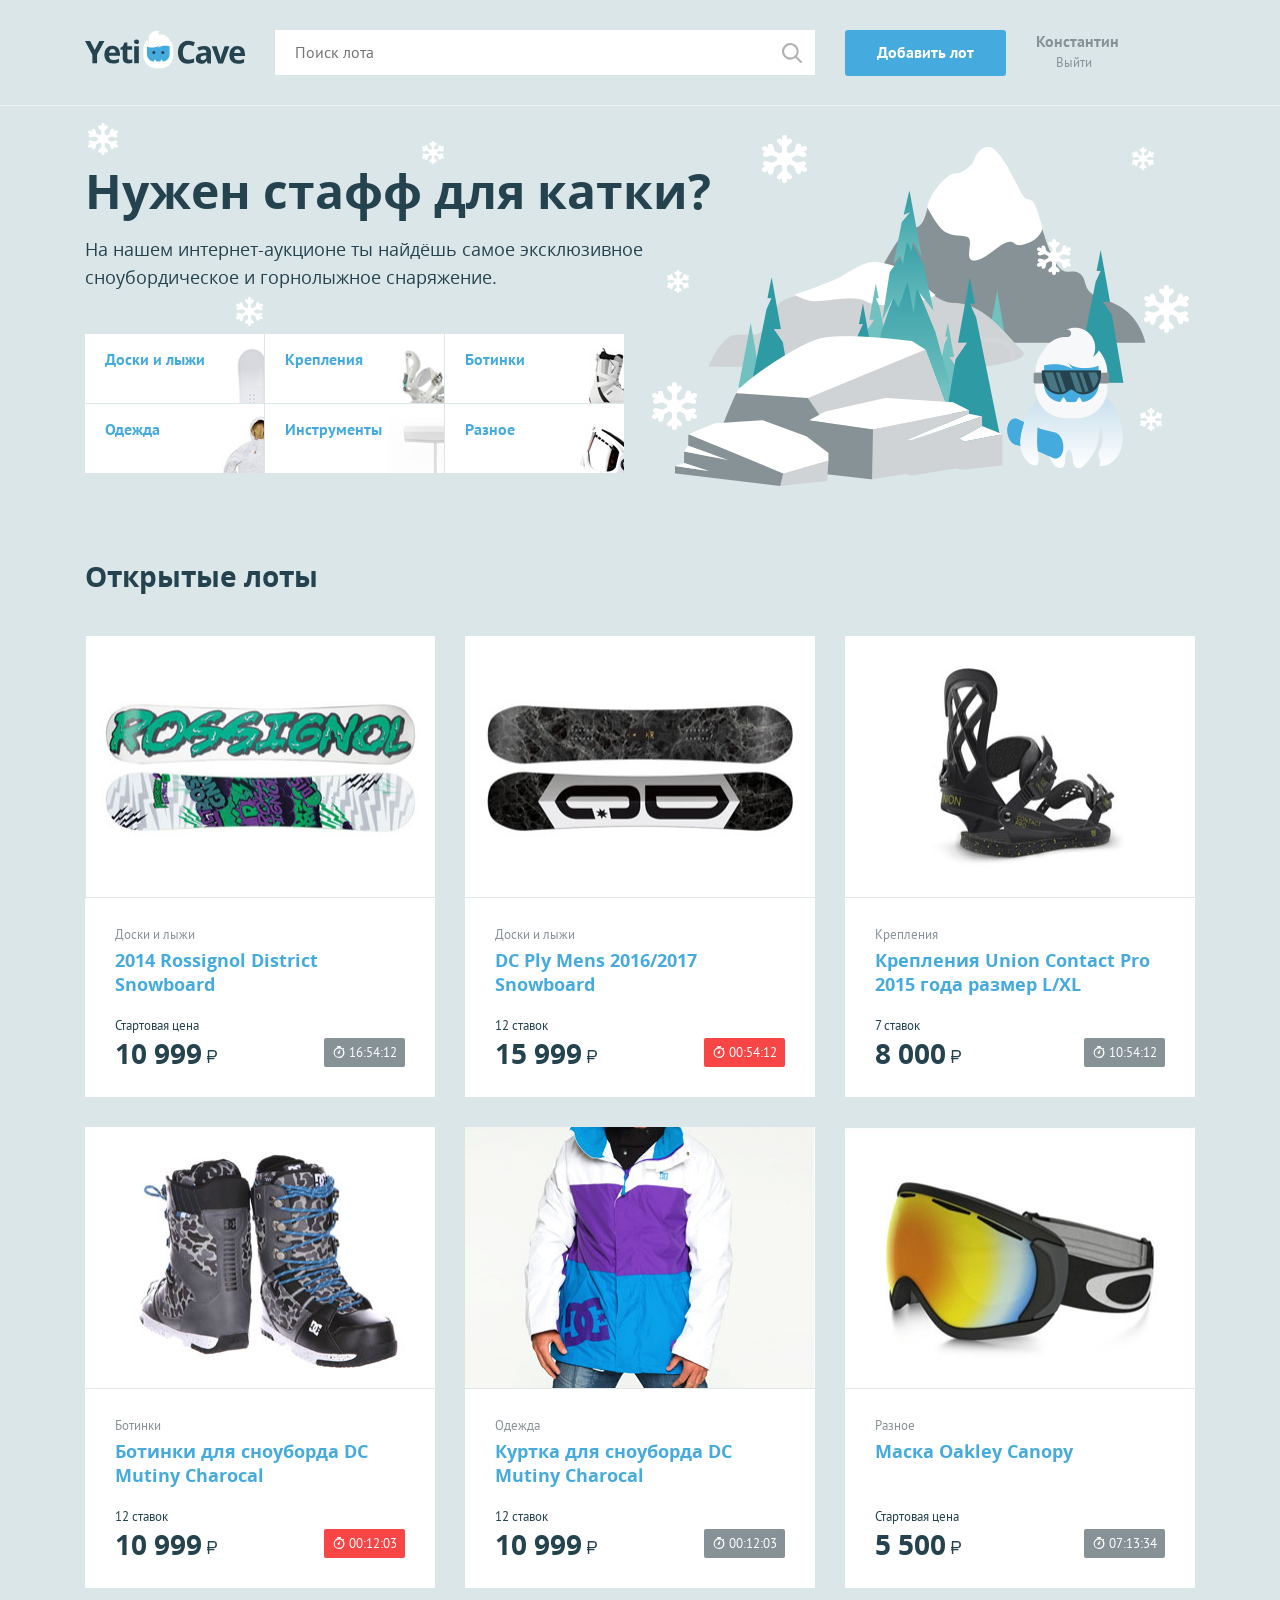
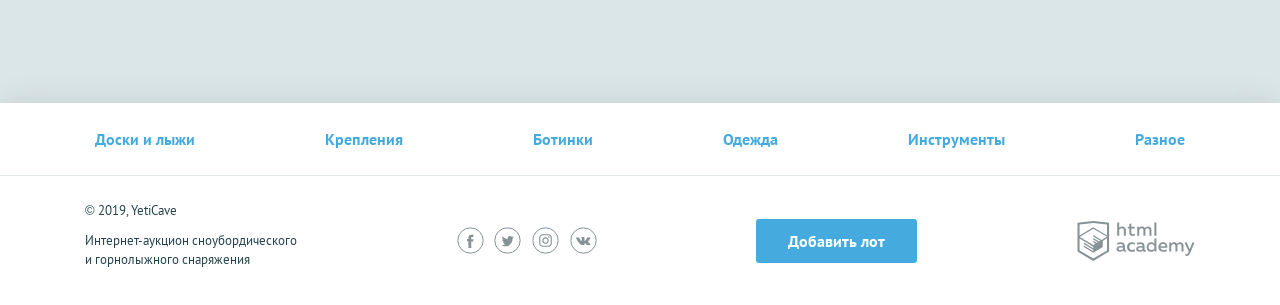
<file: pages/index.html>
<!DOCTYPE html>
<html lang="ru">
<head>
  <meta charset="UTF-8">
  <title>Главная</title>
  <link href="../css/normalize.min.css" rel="stylesheet">
  <link href="../css/style.css" rel="stylesheet">
</head>
<body>

<div class="page-wrapper">

  <header class="main-header">
    <div class="main-header__container container">
      <h1 class="visually-hidden">YetiCave</h1>
      <a class="main-header__logo">
        <img src="../img/logo.svg" width="160" height="39" alt="Логотип компании YetiCave">
      </a>
      <form class="main-header__search" method="get" action="https://echo.htmlacademy.ru" autocomplete="off">
        <input type="search" name="search" placeholder="Поиск лота">
        <input class="main-header__search-btn" type="submit" name="find" value="Найти">
      </form>
      <a class="main-header__add-lot button" href="add-lot.html">Добавить лот</a>
      <nav class="user-menu">
        <div class="user-menu__logged">
          <p>Константин</p>
          <a href="login.html">Выйти</a>
        </div>
      </nav>
    </div>
  </header>

  <main class="container">
    <section class="promo">
      <h2 class="promo__title">Нужен стафф для катки?</h2>
      <p class="promo__text">На нашем интернет-аукционе ты найдёшь самое эксклюзивное сноубордическое и горнолыжное снаряжение.</p>
      <ul class="promo__list">
        <li class="promo__item promo__item--boards">
          <a class="promo__link" href="all-lots.html">Доски и лыжи</a>
        </li>
        <li class="promo__item promo__item--attachment">
          <a class="promo__link" href="all-lots.html">Крепления</a>
        </li>
        <li class="promo__item promo__item--boots">
          <a class="promo__link" href="all-lots.html">Ботинки</a>
        </li>
        <li class="promo__item promo__item--clothing">
          <a class="promo__link" href="all-lots.html">Одежда</a>
        </li>
        <li class="promo__item promo__item--tools">
          <a class="promo__link" href="all-lots.html">Инструменты</a>
        </li>
        <li class="promo__item promo__item--other">
          <a class="promo__link" href="all-lots.html">Разное</a>
        </li>
      </ul>
    </section>
    <section class="lots">
      <div class="lots__header">
        <h2>Открытые лоты</h2>
      </div>
      <ul class="lots__list">
        <li class="lots__item lot">
          <div class="lot__image">
            <img src="../img/lot-1.jpg" width="350" height="260" alt="Сноуборд">
          </div>
          <div class="lot__info">
            <span class="lot__category">Доски и лыжи</span>
            <h3 class="lot__title"><a class="text-link" href="lot.html">2014 Rossignol District Snowboard</a></h3>
            <div class="lot__state">
              <div class="lot__rate">
                <span class="lot__amount">Стартовая цена</span>
                <span class="lot__cost">10 999<b class="rub">р</b></span>
              </div>
              <div class="lot__timer timer">
                16:54:12
              </div>
            </div>
          </div>
        </li>
        <li class="lots__item lot">
          <div class="lot__image">
            <img src="../img/lot-2.jpg" width="350" height="260" alt="Сноуборд">
          </div>
          <div class="lot__info">
            <span class="lot__category">Доски и лыжи</span>
            <h3 class="lot__title"><a class="text-link" href="lot.html">DC Ply Mens 2016/2017 Snowboard</a></h3>
            <div class="lot__state">
              <div class="lot__rate">
                <span class="lot__amount">12 ставок</span>
                <span class="lot__cost">15 999<b class="rub">р</b></span>
              </div>
              <div class="lot__timer timer timer--finishing">
                00:54:12
              </div>
            </div>
          </div>
        </li>
        <li class="lots__item lot">
          <div class="lot__image">
            <img src="../img/lot-3.jpg" width="350" height="260" alt="Крепления">
          </div>
          <div class="lot__info">
            <span class="lot__category">Крепления</span>
            <h3 class="lot__title"><a class="text-link" href="lot.html">Крепления Union Contact Pro 2015 года размер L/XL</a></h3>
            <div class="lot__state">
              <div class="lot__rate">
                <span class="lot__amount">7 ставок</span>
                <span class="lot__cost">8 000<b class="rub">р</b></span>
              </div>
              <div class="lot__timer timer">
                10:54:12
              </div>
            </div>
          </div>
        </li>
        <li class="lots__item lot">
          <div class="lot__image">
            <img src="../img/lot-4.jpg" width="350" height="260" alt="Ботинки">
          </div>
          <div class="lot__info">
            <span class="lot__category">Ботинки</span>
            <h3 class="lot__title"><a class="text-link" href="lot.html">Ботинки для сноуборда DC Mutiny Charocal</a></h3>
            <div class="lot__state">
              <div class="lot__rate">
                <span class="lot__amount">12 ставок</span>
                <span class="lot__cost">10 999<b class="rub">р</b></span>
              </div>
              <div class="lot__timer timer timer--finishing">
                00:12:03
              </div>
            </div>
          </div>
        </li>
        <li class="lots__item lot">
          <div class="lot__image">
            <img src="../img/lot-5.jpg" width="350" height="260" alt="Куртка">
          </div>
          <div class="lot__info">
            <span class="lot__category">Одежда</span>
            <h3 class="lot__title"><a class="text-link" href="lot.html">Куртка для сноуборда DC Mutiny Charocal</a></h3>
            <div class="lot__state">
              <div class="lot__rate">
                <span class="lot__amount">12 ставок</span>
                <span class="lot__cost">10 999<b class="rub">р</b></span>
              </div>
              <div class="lot__timer timer">
                00:12:03
              </div>
            </div>
          </div>
        </li>
        <li class="lots__item lot">
          <div class="lot__image">
            <img src="../img/lot-6.jpg" width="350" height="260" alt="Маска">
          </div>
          <div class="lot__info">
            <span class="lot__category">Разное</span>
            <h3 class="lot__title"><a class="text-link" href="lot.html">Маска Oakley Canopy</a></h3>
            <div class="lot__state">
              <div class="lot__rate">
                <span class="lot__amount">Стартовая цена</span>
                <span class="lot__cost">5 500<b class="rub">р</b></span>
              </div>
              <div class="lot__timer timer">
                07:13:34
              </div>
            </div>
          </div>
        </li>
      </ul>
    </section>
  </main>

</div>

<footer class="main-footer">
  <nav class="nav">
    <ul class="nav__list container">
      <li class="nav__item">
        <a href="all-lots.html">Доски и лыжи</a>
      </li>
      <li class="nav__item">
        <a href="all-lots.html">Крепления</a>
      </li>
      <li class="nav__item">
        <a href="all-lots.html">Ботинки</a>
      </li>
      <li class="nav__item">
        <a href="all-lots.html">Одежда</a>
      </li>
      <li class="nav__item">
        <a href="all-lots.html">Инструменты</a>
      </li>
      <li class="nav__item">
        <a href="all-lots.html">Разное</a>
      </li>
    </ul>
  </nav>
  <div class="main-footer__bottom container">
    <div class="main-footer__copyright">
      <p>© 2019, YetiCave</p>
      <p>Интернет-аукцион сноубордического и горнолыжного снаряжения</p>
    </div>
    <div class="main-footer__social social">
      <span class="visually-hidden">Мы в соцсетях:</span>
      <a class="social__link social__link--facebook" href="#">
        <span class="visually-hidden">Facebook</span>
        <svg width="27" height="27" viewBox="0 0 27 27" xmlns="http://www.w3.org/2000/svg"><circle stroke="#879296" fill="none" cx="13.5" cy="13.5" r="12.667"/><path fill="#879296" d="M14.26 20.983h-2.816v-6.626H10.04v-2.28h1.404v-1.364c0-1.862.79-2.922 3.04-2.922h1.87v2.28h-1.17c-.876 0-.972.322-.972.916v1.14h2.212l-.245 2.28h-1.92v6.625z"/></svg>
      </a>
      <span class="visually-hidden">,</span>
      <a class="social__link social__link--twitter" href="#">
        <span class="visually-hidden">Twitter</span>
        <svg width="27" height="27" viewBox="0 0 27 27" xmlns="http://www.w3.org/2000/svg"><circle stroke="#879296" fill="none" cx="13.5" cy="13.5" r="12.687"/><path fill="#879296" d="M18.38 10.572c.525-.336.913-.848 1.092-1.445-.485.305-1.02.52-1.58.635-.458-.525-1.12-.827-1.816-.83-1.388.063-2.473 1.226-2.44 2.615-.002.2.02.4.06.596-2.017-.144-3.87-1.16-5.076-2.78-.22.403-.335.856-.332 1.315-.01.865.403 1.68 1.104 2.188-.397-.016-.782-.13-1.123-.333-.03 1.207.78 2.272 1.95 2.567-.21.06-.43.09-.653.088-.155.015-.313.015-.47 0 .3 1.045 1.238 1.777 2.324 1.815-.864.724-1.956 1.12-3.083 1.122-.198.013-.397.013-.595 0 1.12.767 2.447 1.18 3.805 1.182 4.57 0 7.066-3.992 7.066-7.456v-.34c.49-.375.912-.835 1.24-1.357-.465.218-.963.36-1.473.42z"/></svg>
      </a>
      <span class="visually-hidden">,</span>
      <a class="social__link social__link--instagram" href="#">
        <span class="visually-hidden">Instagram</span>
        <svg width="27" height="27" viewBox="0 0 27 27" xmlns="http://www.w3.org/2000/svg"><circle stroke="#879296" fill="none" cx="13.5" cy="13.5" r="12.687"/><path fill="#879296" d="M13.5 8.3h2.567c.403.002.803.075 1.18.213.552.213.988.65 1.2 1.2.14.38.213.778.216 1.18v5.136c-.003.403-.076.803-.215 1.18-.213.552-.65.988-1.2 1.2-.378.14-.778.213-1.18.216h-5.135c-.403-.003-.802-.076-1.18-.215-.552-.214-.988-.65-1.2-1.2-.14-.38-.212-.78-.215-1.182V13.46v-2.566c.003-.403.076-.802.214-1.18.213-.552.65-.988 1.2-1.2.38-.14.778-.212 1.18-.215H13.5m0-1.143h-2.616c-.526.01-1.048.108-1.54.292-.853.33-1.527 1-1.856 1.854-.184.493-.283 1.014-.292 1.542v5.232c.01.526.108 1.048.292 1.54.33.853 1.003 1.527 1.855 1.856.493.184 1.015.283 1.54.293H16.117c.527-.01 1.048-.11 1.54-.293.854-.33 1.527-1.003 1.856-1.855.184-.493.283-1.015.293-1.54V13.46v-2.614c-.01-.528-.11-1.05-.293-1.542-.33-.853-1.002-1.525-1.855-1.855-.493-.185-1.014-.283-1.54-.293-.665.01-.89 0-2.617 0zm0 3.093c-2.51.007-4.07 2.73-2.808 4.898 1.26 2.17 4.398 2.16 5.645-.017.285-.495.434-1.058.433-1.63-.006-1.8-1.47-3.256-3.27-3.25zm0 5.378c-1.63-.007-2.64-1.777-1.82-3.185.823-1.41 2.86-1.4 3.67.017.18.316.276.675.278 1.04.006 1.177-.95 2.133-2.128 2.128zm4.118-5.524c0 .58-.626.94-1.127.65-.5-.29-.5-1.012 0-1.3.116-.067.245-.102.378-.102.418-.005.76.333.76.752z"/></svg>
      </a>
      <span class="visually-hidden">,</span>
      <a class="social__link social__link--vkontakte" href="#">
        <span class="visually-hidden">Вконтакте</span>
        <svg width="27" height="27" viewBox="0 0 27 27" xmlns="http://www.w3.org/2000/svg"><circle stroke="#879296" fill="none" cx="13.5" cy="13.5" r="12.666"/><path fill="#879296" d="M13.92 18.07c.142-.016.278-.074.39-.166.077-.107.118-.237.116-.37 0 0 0-1.13.516-1.296.517-.165 1.208 1.09 1.95 1.58.276.213.624.314.973.28h1.95s.973-.057.525-.837c-.38-.62-.865-1.17-1.432-1.626-1.208-1.1-1.043-.916.41-2.816.886-1.16 1.236-1.86 1.13-2.163-.108-.302-.76-.214-.76-.214h-2.164c-.092-.026-.19-.026-.282 0-.083.058-.15.135-.195.225-.224.57-.49 1.125-.8 1.656-.973 1.61-1.344 1.697-1.51 1.59-.37-.234-.272-.975-.272-1.433 0-1.56.243-2.202-.468-2.377-.32-.075-.647-.108-.974-.098-.604-.052-1.213.01-1.793.186-.243.116-.438.38-.32.4.245.018.474.13.642.31.152.303.225.638.214.975 0 0 .127 1.832-.302 2.056-.43.223-.692-.167-1.55-1.618-.29-.506-.547-1.03-.77-1.57-.038-.09-.098-.17-.174-.233-.1-.065-.214-.108-.332-.128H6.485s-.312 0-.42.137c-.106.135 0 .36 0 .36.87 2 2.022 3.868 3.42 5.543.923.996 2.21 1.573 3.567 1.598z"/></svg>
      </a>
    </div>
    <a class="main-footer__add-lot button" href="add-lot.html">Добавить лот</a>
    <div class="main-footer__developed-by">
      <span class="visually-hidden">Разработано:</span>
      <a class="logo-academy" href="https://htmlacademy.ru/intensive/php">
        <span class="visually-hidden">HTML Academy</span>
        <svg width="118" height="40" xmlns="http://www.w3.org/2000/svg" viewBox="0 0 117.01 40">
          <path fill="#879296"
                d="M280.33,109.39a2.14,2.14,0,0,1-.6.11.59.59,0,0,1-.66-.66v-3.24c0-2.73-1.62-4-4.18-4a11.08,11.08,0,0,0-3.47.6v1.85a8.05,8.05,0,0,1,3.26-.7c1.54,0,2.37.79,2.37,1.92v.32a12,12,0,0,0-2.36-.26c-1.88,0-4,.72-4,3,0,1.87,1.53,2.77,3.17,2.77a5.25,5.25,0,0,0,3.41-1.17,1.81,1.81,0,0,0,1.81,1.06,3.52,3.52,0,0,0,1.28-.23v-1.45Zm-3.28-.85a3.68,3.68,0,0,1-2.62,1.07c-.9,0-1.7-.45-1.7-1.34,0-1.13,1.21-1.49,2.36-1.49a10.56,10.56,0,0,1,2,.23v1.53Zm9,2.64a6.81,6.81,0,0,0,3-.62V108.7a5.44,5.44,0,0,1-2.64.7,3,3,0,1,1,0-6,4.42,4.42,0,0,1,2.51.75v-1.85a5.47,5.47,0,0,0-2.79-.7,4.69,4.69,0,0,0-5,4.84,4.57,4.57,0,0,0,4.88,4.69Zm8.29-5.8c-1.88,0-4,.72-4,3,0,1.87,1.53,2.77,3.17,2.77a5.25,5.25,0,0,0,3.41-1.17,1.81,1.81,0,0,0,1.81,1.05,3.54,3.54,0,0,0,1.28-.23v-1.45a2.13,2.13,0,0,1-.6.11.59.59,0,0,1-.66-.66v-3.24c0-2.73-1.62-4-4.18-4a11.08,11.08,0,0,0-3.47.6v1.85a8.05,8.05,0,0,1,3.26-.7c1.55,0,2.37.79,2.37,1.92v.32a12,12,0,0,0-2.36-.26Zm2.36,3.17a3.68,3.68,0,0,1-2.62,1.07c-.9,0-1.7-.45-1.7-1.34,0-1.13,1.21-1.49,2.36-1.49a10.56,10.56,0,0,1,2,.23v1.53Zm4.11-2.13a4.49,4.49,0,0,0,4.48,4.77,4.21,4.21,0,0,0,3.47-1.68v1.43h1.81V97.75h-2v5.31a4.19,4.19,0,0,0-3.26-1.41,4.49,4.49,0,0,0-4.48,4.77Zm7.73-1.11v2.2a3.15,3.15,0,0,1-2.88,1.9,3,3,0,0,1,0-6,3.16,3.16,0,0,1,2.88,1.88Zm9.12,5.88a7.75,7.75,0,0,0,3.24-.62v-1.73a6.62,6.62,0,0,1-2.86.64c-1.66,0-3.24-.68-3.47-2.3h6.8c.58-2.62-.66-5.52-4.26-5.52a4.53,4.53,0,0,0-4.58,4.77c0,3.18,2.36,4.77,5.13,4.77Zm-.45-7.86a2.13,2.13,0,0,1,2.36,2.34h-5a2.47,2.47,0,0,1,2.66-2.34Zm18.43,2v5.6h2v-5.65a3.32,3.32,0,0,0-3.43-3.64A4.48,4.48,0,0,0,331,103.1a3.09,3.09,0,0,0-2.83-1.45,4.13,4.13,0,0,0-3,1.38v-1.13h-1.79v9h2v-6.11a3.21,3.21,0,0,1,2.39-1.39,1.72,1.72,0,0,1,1.79,1.9v5.6h2v-5.65c0-.21,0-.41,0-.62a3,3,0,0,1,2.24-1.22,1.72,1.72,0,0,1,1.79,1.9Zm13-3.45h-2.11l-2.69,6.82-3.05-6.82h-2.15l4.3,9.12-.19.45c-.53,1.41-1.26,2.11-2.24,2.11a3.13,3.13,0,0,1-.92-.13v1.71a5.12,5.12,0,0,0,1.19.15c1.38,0,2.66-.79,3.64-3.15l4.24-10.27ZM273.33,89.11a3.18,3.18,0,0,1,2.53-1.51A2,2,0,0,1,278,89.77V95.1h2v-5.6a3.52,3.52,0,0,0-3.73-3.69,4.12,4.12,0,0,0-2.92,1.24V81.91h-2V95.1h2v-6Zm10.18,3.24c0,2.11,1.36,3,3.11,3a7.39,7.39,0,0,0,2.43-.4V93.2a4.87,4.87,0,0,1-1.83.36c-1.17,0-1.72-.4-1.72-1.58V87.83h3.28V86.06h-3.28V82.84l-2,.49v2.73h-1.62v1.77h1.62v4.52ZM293.38,89a3.21,3.21,0,0,1,2.39-1.39,1.72,1.72,0,0,1,1.79,1.9v5.6h2V89.45c0-.21,0-.41,0-.62a3,3,0,0,1,2.24-1.22,1.72,1.72,0,0,1,1.79,1.9v5.6h2V89.45a3.32,3.32,0,0,0-3.43-3.64A4.47,4.47,0,0,0,299,87.26a3.09,3.09,0,0,0-2.83-1.45,4.13,4.13,0,0,0-3,1.38V86.06h-1.79v9h2V89Zm15.16-7.09h2V95.1h-2Zm-61.11-1.57L231.64,82v28.95l15.79,9.4,15.79-9.4V82L247.6,80.35l-.17,0Zm13.73,29.43-13.73,8.17-13.73-8.17V97.9L247.37,106l0,1.47L238,101.93v1.43l9.41,5.66,0,1.51-9.41-5.6v1.43l9.41,5.66,9.5-5.69V104.9h0v-4.67l4.23-2.53v12.06Zm0-13.6-3.76,2.21-1.73,1-8.27-4.92v1.43l7.07,4.2-.06,0-.15.09-1,.59-5.83-3.47v1.43l4.61,2.74-1.09.73,0,0-3.48-2v1.43l2.28,1.34-2.33,1.4-13.6-8.08,13.62-8.19h0l13.79,8Zm0-1.44-13.8-8.14h0l-13.65,8.13V83.85l13.73-1.44,13.73,1.44V94.72Z"
                transform="translate(-231.64 -80.34)"/>
        </svg>
      </a>
    </div>
  </div>
</footer>

</body>
</html>
</file>
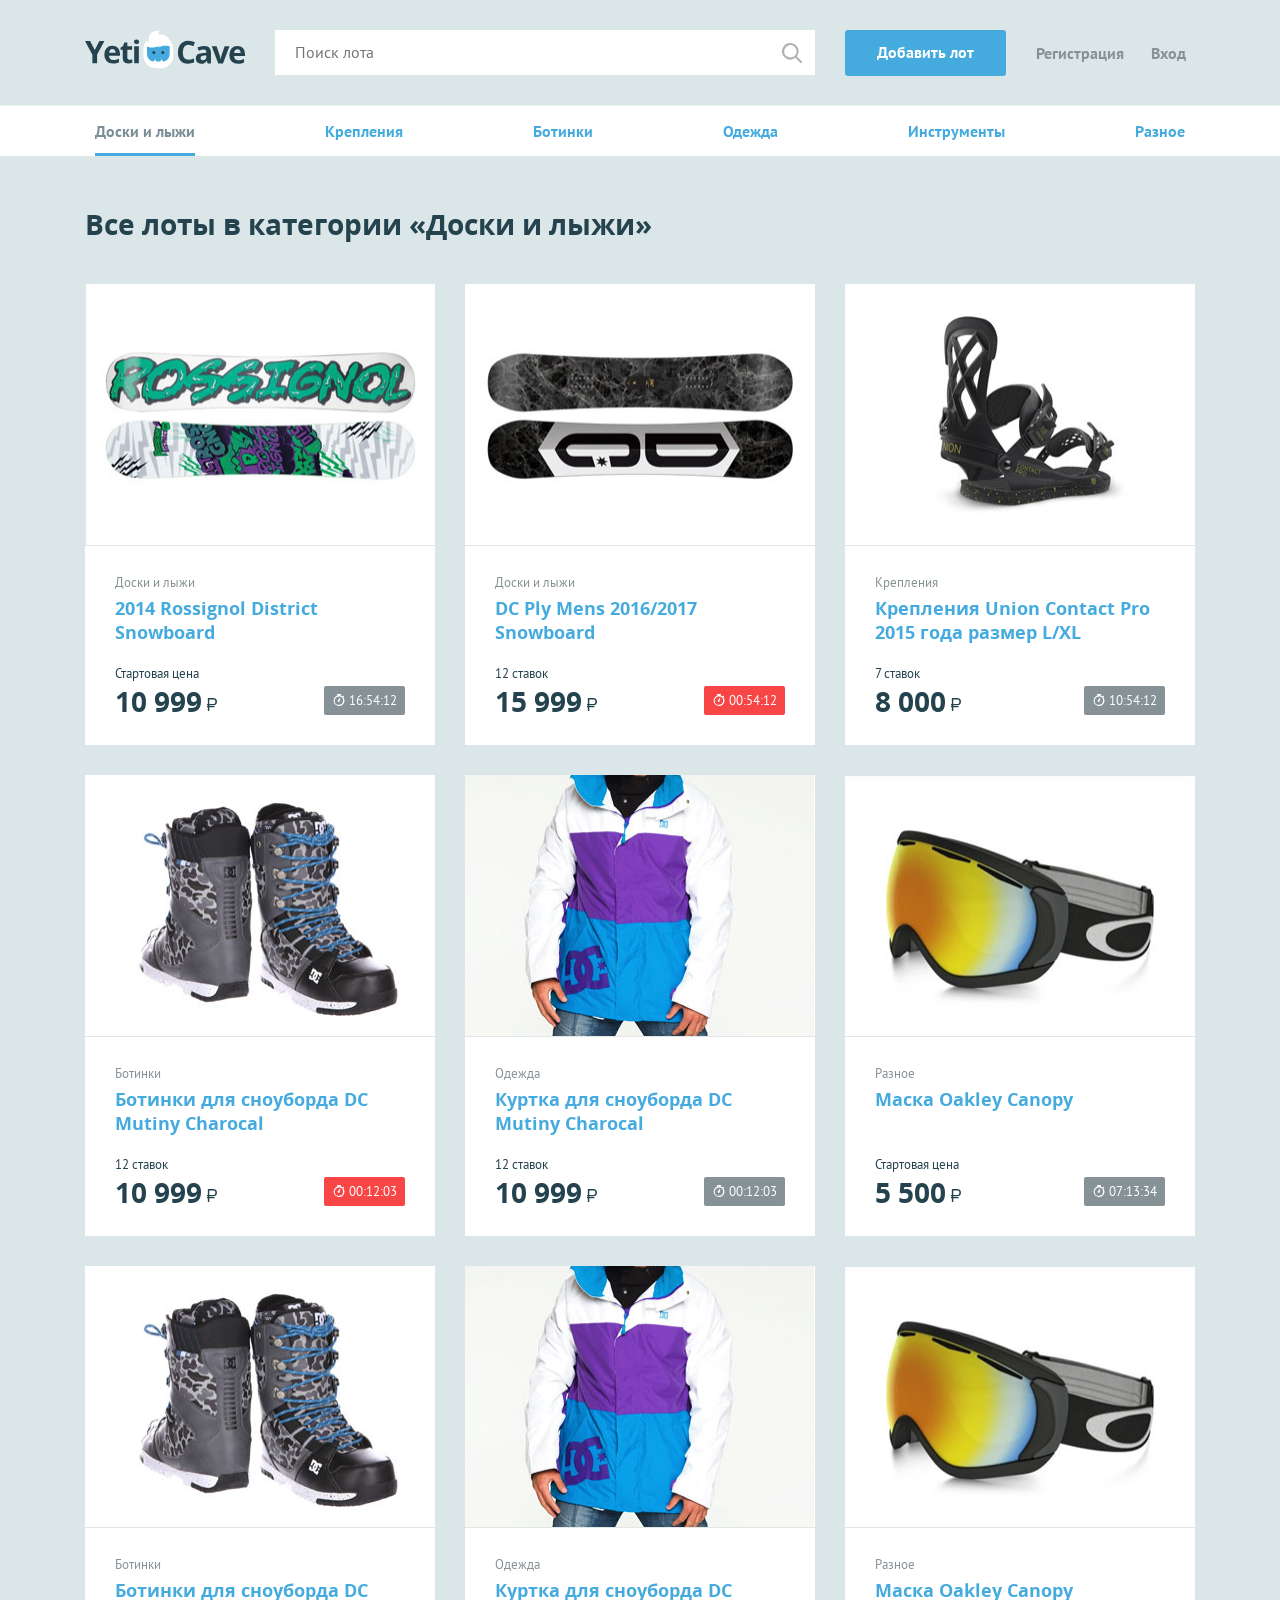
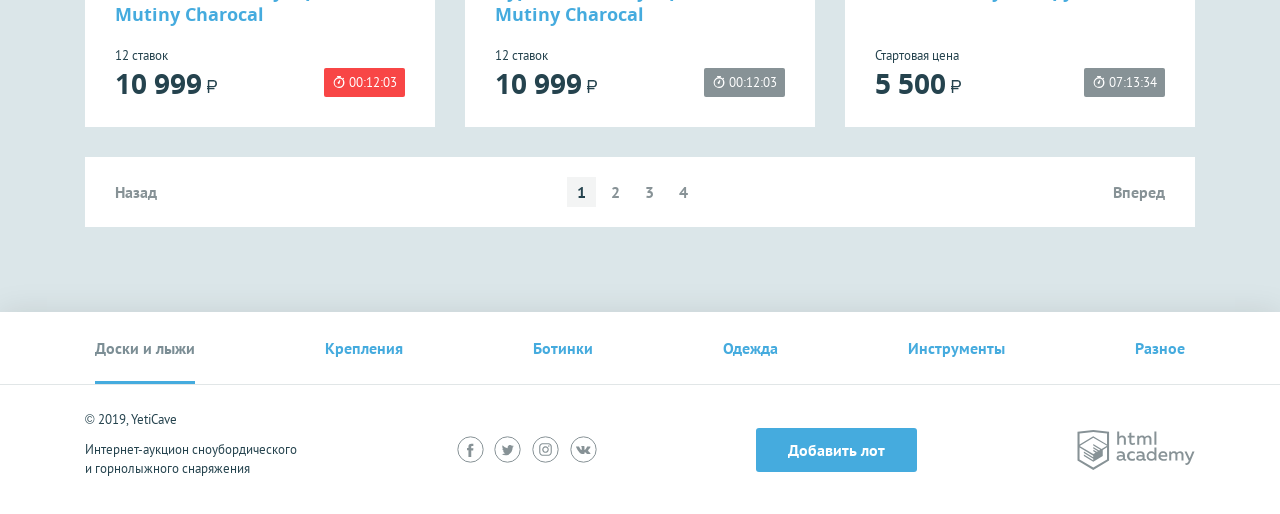
<file: pages/all-lots.html>
<!DOCTYPE html>
<html lang="ru">
<head>
  <meta charset="UTF-8">
  <title>Все лоты</title>
  <link href="../css/normalize.min.css" rel="stylesheet">
  <link href="../css/style.css" rel="stylesheet">
</head>
<body>

<div class="page-wrapper">

  <header class="main-header">
    <div class="main-header__container container">
      <h1 class="visually-hidden">YetiCave</h1>
      <a class="main-header__logo" href="index.html">
        <img src="../img/logo.svg" width="160" height="39" alt="Логотип компании YetiCave">
      </a>
      <form class="main-header__search" method="get" action="https://echo.htmlacademy.ru" autocomplete="off">
        <input type="search" name="search" placeholder="Поиск лота">
        <input class="main-header__search-btn" type="submit" name="find" value="Найти">
      </form>
      <a class="main-header__add-lot button" href="add-lot.html">Добавить лот</a>
      <nav class="user-menu">
        <ul class="user-menu__list">
          <li class="user-menu__item">
            <a href="sign-up.html">Регистрация</a>
          </li>
          <li class="user-menu__item">
            <a href="login.html">Вход</a>
          </li>
        </ul>
      </nav>
    </div>
  </header>

  <main>
    <nav class="nav">
      <ul class="nav__list container">
        <li class="nav__item nav__item--current">
          <a href="all-lots.html">Доски и лыжи</a>
        </li>
        <li class="nav__item">
          <a href="all-lots.html">Крепления</a>
        </li>
        <li class="nav__item">
          <a href="all-lots.html">Ботинки</a>
        </li>
        <li class="nav__item">
          <a href="all-lots.html">Одежда</a>
        </li>
        <li class="nav__item">
          <a href="all-lots.html">Инструменты</a>
        </li>
        <li class="nav__item">
          <a href="all-lots.html">Разное</a>
        </li>
      </ul>
    </nav>
    <div class="container">
      <section class="lots">
        <h2>Все лоты в категории <span>«Доски и лыжи»</span></h2>
        <ul class="lots__list">
          <li class="lots__item lot">
            <div class="lot__image">
              <img src="../img/lot-1.jpg" width="350" height="260" alt="Сноуборд">
            </div>
            <div class="lot__info">
              <span class="lot__category">Доски и лыжи</span>
              <h3 class="lot__title"><a class="text-link" href="lot.html">2014 Rossignol District Snowboard</a></h3>
              <div class="lot__state">
                <div class="lot__rate">
                  <span class="lot__amount">Стартовая цена</span>
                  <span class="lot__cost">10 999<b class="rub">р</b></span>
                </div>
                <div class="lot__timer timer">
                  16:54:12
                </div>
              </div>
            </div>
          </li>
          <li class="lots__item lot">
            <div class="lot__image">
              <img src="../img/lot-2.jpg" width="350" height="260" alt="Сноуборд">
            </div>
            <div class="lot__info">
              <span class="lot__category">Доски и лыжи</span>
              <h3 class="lot__title"><a class="text-link" href="lot.html">DC Ply Mens 2016/2017 Snowboard</a></h3>
              <div class="lot__state">
                <div class="lot__rate">
                  <span class="lot__amount">12 ставок</span>
                  <span class="lot__cost">15 999<b class="rub">р</b></span>
                </div>
                <div class="lot__timer timer timer--finishing">
                  00:54:12
                </div>
              </div>
            </div>
          </li>
          <li class="lots__item lot">
            <div class="lot__image">
              <img src="../img/lot-3.jpg" width="350" height="260" alt="Крепления">
            </div>
            <div class="lot__info">
              <span class="lot__category">Крепления</span>
              <h3 class="lot__title"><a class="text-link" href="lot.html">Крепления Union Contact Pro 2015 года размер
                L/XL</a></h3>
              <div class="lot__state">
                <div class="lot__rate">
                  <span class="lot__amount">7 ставок</span>
                  <span class="lot__cost">8 000<b class="rub">р</b></span>
                </div>
                <div class="lot__timer timer">
                  10:54:12
                </div>
              </div>
            </div>
          </li>
          <li class="lots__item lot">
            <div class="lot__image">
              <img src="../img/lot-4.jpg" width="350" height="260" alt="Ботинки">
            </div>
            <div class="lot__info">
              <span class="lot__category">Ботинки</span>
              <h3 class="lot__title"><a class="text-link" href="lot.html">Ботинки для сноуборда DC Mutiny Charocal</a>
              </h3>
              <div class="lot__state">
                <div class="lot__rate">
                  <span class="lot__amount">12 ставок</span>
                  <span class="lot__cost">10 999<b class="rub">р</b></span>
                </div>
                <div class="lot__timer timer timer--finishing">
                  00:12:03
                </div>
              </div>
            </div>
          </li>
          <li class="lots__item lot">
            <div class="lot__image">
              <img src="../img/lot-5.jpg" width="350" height="260" alt="Куртка">
            </div>
            <div class="lot__info">
              <span class="lot__category">Одежда</span>
              <h3 class="lot__title"><a class="text-link" href="lot.html">Куртка для сноуборда DC Mutiny Charocal</a></h3>
              <div class="lot__state">
                <div class="lot__rate">
                  <span class="lot__amount">12 ставок</span>
                  <span class="lot__cost">10 999<b class="rub">р</b></span>
                </div>
                <div class="lot__timer timer">
                  00:12:03
                </div>
              </div>
            </div>
          </li>
          <li class="lots__item lot">
            <div class="lot__image">
              <img src="../img/lot-6.jpg" width="350" height="260" alt="Маска">
            </div>
            <div class="lot__info">
              <span class="lot__category">Разное</span>
              <h3 class="lot__title"><a class="text-link" href="lot.html">Маска Oakley Canopy</a></h3>
              <div class="lot__state">
                <div class="lot__rate">
                  <span class="lot__amount">Стартовая цена</span>
                  <span class="lot__cost">5 500<b class="rub">р</b></span>
                </div>
                <div class="lot__timer timer">
                  07:13:34
                </div>
              </div>
            </div>
          </li>
          <li class="lots__item lot">
            <div class="lot__image">
              <img src="../img/lot-4.jpg" width="350" height="260" alt="Ботинки">
            </div>
            <div class="lot__info">
              <span class="lot__category">Ботинки</span>
              <h3 class="lot__title"><a class="text-link" href="lot.html">Ботинки для сноуборда DC Mutiny Charocal</a>
              </h3>
              <div class="lot__state">
                <div class="lot__rate">
                  <span class="lot__amount">12 ставок</span>
                  <span class="lot__cost">10 999<b class="rub">р</b></span>
                </div>
                <div class="lot__timer timer timer--finishing">
                  00:12:03
                </div>
              </div>
            </div>
          </li>
          <li class="lots__item lot">
            <div class="lot__image">
              <img src="../img/lot-5.jpg" width="350" height="260" alt="Куртка">
            </div>
            <div class="lot__info">
              <span class="lot__category">Одежда</span>
              <h3 class="lot__title"><a class="text-link" href="lot.html">Куртка для сноуборда DC Mutiny Charocal</a></h3>
              <div class="lot__state">
                <div class="lot__rate">
                  <span class="lot__amount">12 ставок</span>
                  <span class="lot__cost">10 999<b class="rub">р</b></span>
                </div>
                <div class="lot__timer timer">
                  00:12:03
                </div>
              </div>
            </div>
          </li>
          <li class="lots__item lot">
            <div class="lot__image">
              <img src="../img/lot-6.jpg" width="350" height="260" alt="Маска">
            </div>
            <div class="lot__info">
              <span class="lot__category">Разное</span>
              <h3 class="lot__title"><a class="text-link" href="lot.html">Маска Oakley Canopy</a></h3>
              <div class="lot__state">
                <div class="lot__rate">
                  <span class="lot__amount">Стартовая цена</span>
                  <span class="lot__cost">5 500<b class="rub">р</b></span>
                </div>
                <div class="lot__timer timer">
                  07:13:34
                </div>
              </div>
            </div>
          </li>
        </ul>
      </section>
      <ul class="pagination-list">
        <li class="pagination-item pagination-item-prev"><a>Назад</a></li>
        <li class="pagination-item pagination-item-active"><a>1</a></li>
        <li class="pagination-item"><a href="#">2</a></li>
        <li class="pagination-item"><a href="#">3</a></li>
        <li class="pagination-item"><a href="#">4</a></li>
        <li class="pagination-item pagination-item-next"><a href="#">Вперед</a></li>
      </ul>
    </div>
  </main>

</div>

<footer class="main-footer">
  <nav class="nav">
    <ul class="nav__list container">
      <li class="nav__item nav__item--current">
        <a href="all-lots.html">Доски и лыжи</a>
      </li>
      <li class="nav__item">
        <a href="all-lots.html">Крепления</a>
      </li>
      <li class="nav__item">
        <a href="all-lots.html">Ботинки</a>
      </li>
      <li class="nav__item">
        <a href="all-lots.html">Одежда</a>
      </li>
      <li class="nav__item">
        <a href="all-lots.html">Инструменты</a>
      </li>
      <li class="nav__item">
        <a href="all-lots.html">Разное</a>
      </li>
    </ul>
  </nav>
  <div class="main-footer__bottom container">
    <div class="main-footer__copyright">
      <p>© 2019, YetiCave</p>
      <p>Интернет-аукцион сноубордического и горнолыжного снаряжения</p>
    </div>
    <div class="main-footer__social social">
      <span class="visually-hidden">Мы в соцсетях:</span>
      <a class="social__link social__link--facebook" href="#">
        <span class="visually-hidden">Facebook</span>
        <svg width="27" height="27" viewBox="0 0 27 27" xmlns="http://www.w3.org/2000/svg"><circle stroke="#879296" fill="none" cx="13.5" cy="13.5" r="12.667"/><path fill="#879296" d="M14.26 20.983h-2.816v-6.626H10.04v-2.28h1.404v-1.364c0-1.862.79-2.922 3.04-2.922h1.87v2.28h-1.17c-.876 0-.972.322-.972.916v1.14h2.212l-.245 2.28h-1.92v6.625z"/></svg>
      </a>
      <span class="visually-hidden">,</span>
      <a class="social__link social__link--twitter" href="#">
        <span class="visually-hidden">Twitter</span>
        <svg width="27" height="27" viewBox="0 0 27 27" xmlns="http://www.w3.org/2000/svg"><circle stroke="#879296" fill="none" cx="13.5" cy="13.5" r="12.687"/><path fill="#879296" d="M18.38 10.572c.525-.336.913-.848 1.092-1.445-.485.305-1.02.52-1.58.635-.458-.525-1.12-.827-1.816-.83-1.388.063-2.473 1.226-2.44 2.615-.002.2.02.4.06.596-2.017-.144-3.87-1.16-5.076-2.78-.22.403-.335.856-.332 1.315-.01.865.403 1.68 1.104 2.188-.397-.016-.782-.13-1.123-.333-.03 1.207.78 2.272 1.95 2.567-.21.06-.43.09-.653.088-.155.015-.313.015-.47 0 .3 1.045 1.238 1.777 2.324 1.815-.864.724-1.956 1.12-3.083 1.122-.198.013-.397.013-.595 0 1.12.767 2.447 1.18 3.805 1.182 4.57 0 7.066-3.992 7.066-7.456v-.34c.49-.375.912-.835 1.24-1.357-.465.218-.963.36-1.473.42z"/></svg>
      </a>
      <span class="visually-hidden">,</span>
      <a class="social__link social__link--instagram" href="#">
        <span class="visually-hidden">Instagram</span>
        <svg width="27" height="27" viewBox="0 0 27 27" xmlns="http://www.w3.org/2000/svg"><circle stroke="#879296" fill="none" cx="13.5" cy="13.5" r="12.687"/><path fill="#879296" d="M13.5 8.3h2.567c.403.002.803.075 1.18.213.552.213.988.65 1.2 1.2.14.38.213.778.216 1.18v5.136c-.003.403-.076.803-.215 1.18-.213.552-.65.988-1.2 1.2-.378.14-.778.213-1.18.216h-5.135c-.403-.003-.802-.076-1.18-.215-.552-.214-.988-.65-1.2-1.2-.14-.38-.212-.78-.215-1.182V13.46v-2.566c.003-.403.076-.802.214-1.18.213-.552.65-.988 1.2-1.2.38-.14.778-.212 1.18-.215H13.5m0-1.143h-2.616c-.526.01-1.048.108-1.54.292-.853.33-1.527 1-1.856 1.854-.184.493-.283 1.014-.292 1.542v5.232c.01.526.108 1.048.292 1.54.33.853 1.003 1.527 1.855 1.856.493.184 1.015.283 1.54.293H16.117c.527-.01 1.048-.11 1.54-.293.854-.33 1.527-1.003 1.856-1.855.184-.493.283-1.015.293-1.54V13.46v-2.614c-.01-.528-.11-1.05-.293-1.542-.33-.853-1.002-1.525-1.855-1.855-.493-.185-1.014-.283-1.54-.293-.665.01-.89 0-2.617 0zm0 3.093c-2.51.007-4.07 2.73-2.808 4.898 1.26 2.17 4.398 2.16 5.645-.017.285-.495.434-1.058.433-1.63-.006-1.8-1.47-3.256-3.27-3.25zm0 5.378c-1.63-.007-2.64-1.777-1.82-3.185.823-1.41 2.86-1.4 3.67.017.18.316.276.675.278 1.04.006 1.177-.95 2.133-2.128 2.128zm4.118-5.524c0 .58-.626.94-1.127.65-.5-.29-.5-1.012 0-1.3.116-.067.245-.102.378-.102.418-.005.76.333.76.752z"/></svg>
      </a>
      <span class="visually-hidden">,</span>
      <a class="social__link social__link--vkontakte" href="#">
        <span class="visually-hidden">Вконтакте</span>
        <svg width="27" height="27" viewBox="0 0 27 27" xmlns="http://www.w3.org/2000/svg"><circle stroke="#879296" fill="none" cx="13.5" cy="13.5" r="12.666"/><path fill="#879296" d="M13.92 18.07c.142-.016.278-.074.39-.166.077-.107.118-.237.116-.37 0 0 0-1.13.516-1.296.517-.165 1.208 1.09 1.95 1.58.276.213.624.314.973.28h1.95s.973-.057.525-.837c-.38-.62-.865-1.17-1.432-1.626-1.208-1.1-1.043-.916.41-2.816.886-1.16 1.236-1.86 1.13-2.163-.108-.302-.76-.214-.76-.214h-2.164c-.092-.026-.19-.026-.282 0-.083.058-.15.135-.195.225-.224.57-.49 1.125-.8 1.656-.973 1.61-1.344 1.697-1.51 1.59-.37-.234-.272-.975-.272-1.433 0-1.56.243-2.202-.468-2.377-.32-.075-.647-.108-.974-.098-.604-.052-1.213.01-1.793.186-.243.116-.438.38-.32.4.245.018.474.13.642.31.152.303.225.638.214.975 0 0 .127 1.832-.302 2.056-.43.223-.692-.167-1.55-1.618-.29-.506-.547-1.03-.77-1.57-.038-.09-.098-.17-.174-.233-.1-.065-.214-.108-.332-.128H6.485s-.312 0-.42.137c-.106.135 0 .36 0 .36.87 2 2.022 3.868 3.42 5.543.923.996 2.21 1.573 3.567 1.598z"/></svg>
      </a>
    </div>
    <a class="main-footer__add-lot button" href="add-lot.html">Добавить лот</a>
    <div class="main-footer__developed-by">
      <span class="visually-hidden">Разработано:</span>
      <a class="logo-academy" href="https://htmlacademy.ru/intensive/php">
        <span class="visually-hidden">HTML Academy</span>
        <svg width="118" height="40" xmlns="http://www.w3.org/2000/svg" viewBox="0 0 117.01 40">
          <path fill="#879296"
                d="M280.33,109.39a2.14,2.14,0,0,1-.6.11.59.59,0,0,1-.66-.66v-3.24c0-2.73-1.62-4-4.18-4a11.08,11.08,0,0,0-3.47.6v1.85a8.05,8.05,0,0,1,3.26-.7c1.54,0,2.37.79,2.37,1.92v.32a12,12,0,0,0-2.36-.26c-1.88,0-4,.72-4,3,0,1.87,1.53,2.77,3.17,2.77a5.25,5.25,0,0,0,3.41-1.17,1.81,1.81,0,0,0,1.81,1.06,3.52,3.52,0,0,0,1.28-.23v-1.45Zm-3.28-.85a3.68,3.68,0,0,1-2.62,1.07c-.9,0-1.7-.45-1.7-1.34,0-1.13,1.21-1.49,2.36-1.49a10.56,10.56,0,0,1,2,.23v1.53Zm9,2.64a6.81,6.81,0,0,0,3-.62V108.7a5.44,5.44,0,0,1-2.64.7,3,3,0,1,1,0-6,4.42,4.42,0,0,1,2.51.75v-1.85a5.47,5.47,0,0,0-2.79-.7,4.69,4.69,0,0,0-5,4.84,4.57,4.57,0,0,0,4.88,4.69Zm8.29-5.8c-1.88,0-4,.72-4,3,0,1.87,1.53,2.77,3.17,2.77a5.25,5.25,0,0,0,3.41-1.17,1.81,1.81,0,0,0,1.81,1.05,3.54,3.54,0,0,0,1.28-.23v-1.45a2.13,2.13,0,0,1-.6.11.59.59,0,0,1-.66-.66v-3.24c0-2.73-1.62-4-4.18-4a11.08,11.08,0,0,0-3.47.6v1.85a8.05,8.05,0,0,1,3.26-.7c1.55,0,2.37.79,2.37,1.92v.32a12,12,0,0,0-2.36-.26Zm2.36,3.17a3.68,3.68,0,0,1-2.62,1.07c-.9,0-1.7-.45-1.7-1.34,0-1.13,1.21-1.49,2.36-1.49a10.56,10.56,0,0,1,2,.23v1.53Zm4.11-2.13a4.49,4.49,0,0,0,4.48,4.77,4.21,4.21,0,0,0,3.47-1.68v1.43h1.81V97.75h-2v5.31a4.19,4.19,0,0,0-3.26-1.41,4.49,4.49,0,0,0-4.48,4.77Zm7.73-1.11v2.2a3.15,3.15,0,0,1-2.88,1.9,3,3,0,0,1,0-6,3.16,3.16,0,0,1,2.88,1.88Zm9.12,5.88a7.75,7.75,0,0,0,3.24-.62v-1.73a6.62,6.62,0,0,1-2.86.64c-1.66,0-3.24-.68-3.47-2.3h6.8c.58-2.62-.66-5.52-4.26-5.52a4.53,4.53,0,0,0-4.58,4.77c0,3.18,2.36,4.77,5.13,4.77Zm-.45-7.86a2.13,2.13,0,0,1,2.36,2.34h-5a2.47,2.47,0,0,1,2.66-2.34Zm18.43,2v5.6h2v-5.65a3.32,3.32,0,0,0-3.43-3.64A4.48,4.48,0,0,0,331,103.1a3.09,3.09,0,0,0-2.83-1.45,4.13,4.13,0,0,0-3,1.38v-1.13h-1.79v9h2v-6.11a3.21,3.21,0,0,1,2.39-1.39,1.72,1.72,0,0,1,1.79,1.9v5.6h2v-5.65c0-.21,0-.41,0-.62a3,3,0,0,1,2.24-1.22,1.72,1.72,0,0,1,1.79,1.9Zm13-3.45h-2.11l-2.69,6.82-3.05-6.82h-2.15l4.3,9.12-.19.45c-.53,1.41-1.26,2.11-2.24,2.11a3.13,3.13,0,0,1-.92-.13v1.71a5.12,5.12,0,0,0,1.19.15c1.38,0,2.66-.79,3.64-3.15l4.24-10.27ZM273.33,89.11a3.18,3.18,0,0,1,2.53-1.51A2,2,0,0,1,278,89.77V95.1h2v-5.6a3.52,3.52,0,0,0-3.73-3.69,4.12,4.12,0,0,0-2.92,1.24V81.91h-2V95.1h2v-6Zm10.18,3.24c0,2.11,1.36,3,3.11,3a7.39,7.39,0,0,0,2.43-.4V93.2a4.87,4.87,0,0,1-1.83.36c-1.17,0-1.72-.4-1.72-1.58V87.83h3.28V86.06h-3.28V82.84l-2,.49v2.73h-1.62v1.77h1.62v4.52ZM293.38,89a3.21,3.21,0,0,1,2.39-1.39,1.72,1.72,0,0,1,1.79,1.9v5.6h2V89.45c0-.21,0-.41,0-.62a3,3,0,0,1,2.24-1.22,1.72,1.72,0,0,1,1.79,1.9v5.6h2V89.45a3.32,3.32,0,0,0-3.43-3.64A4.47,4.47,0,0,0,299,87.26a3.09,3.09,0,0,0-2.83-1.45,4.13,4.13,0,0,0-3,1.38V86.06h-1.79v9h2V89Zm15.16-7.09h2V95.1h-2Zm-61.11-1.57L231.64,82v28.95l15.79,9.4,15.79-9.4V82L247.6,80.35l-.17,0Zm13.73,29.43-13.73,8.17-13.73-8.17V97.9L247.37,106l0,1.47L238,101.93v1.43l9.41,5.66,0,1.51-9.41-5.6v1.43l9.41,5.66,9.5-5.69V104.9h0v-4.67l4.23-2.53v12.06Zm0-13.6-3.76,2.21-1.73,1-8.27-4.92v1.43l7.07,4.2-.06,0-.15.09-1,.59-5.83-3.47v1.43l4.61,2.74-1.09.73,0,0-3.48-2v1.43l2.28,1.34-2.33,1.4-13.6-8.08,13.62-8.19h0l13.79,8Zm0-1.44-13.8-8.14h0l-13.65,8.13V83.85l13.73-1.44,13.73,1.44V94.72Z"
                transform="translate(-231.64 -80.34)"/>
        </svg>
      </a>
    </div>
  </div>
</footer>

</body>
</html>
</file>
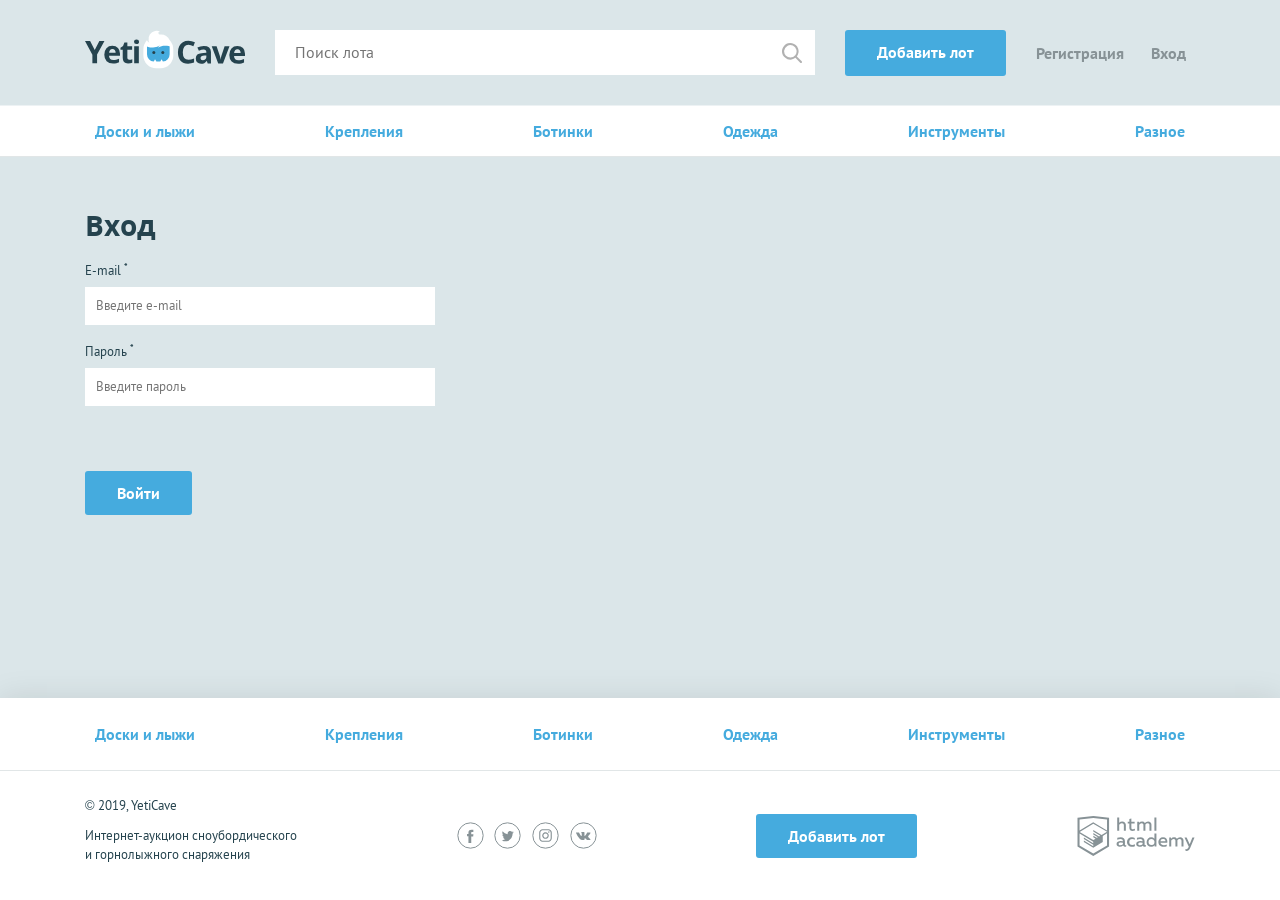
<file: pages/login.html>
<!DOCTYPE html>
<html lang="ru">
<head>
  <meta charset="UTF-8">
  <title>Вход</title>
  <link href="../css/normalize.min.css" rel="stylesheet">
  <link href="../css/style.css" rel="stylesheet">
</head>
<body>

<div class="page-wrapper">

  <header class="main-header">
    <div class="main-header__container container">
      <h1 class="visually-hidden">YetiCave</h1>
      <a class="main-header__logo" href="index.html">
        <img src="../img/logo.svg" width="160" height="39" alt="Логотип компании YetiCave">
      </a>
      <form class="main-header__search" method="get" action="https://echo.htmlacademy.ru" autocomplete="off">
        <input type="search" name="search" placeholder="Поиск лота">
        <input class="main-header__search-btn" type="submit" name="find" value="Найти">
      </form>
      <a class="main-header__add-lot button" href="add-lot.html">Добавить лот</a>
      <nav class="user-menu">
        <ul class="user-menu__list">
          <li class="user-menu__item">
            <a href="sign-up.html">Регистрация</a>
          </li>
          <li class="user-menu__item">
            <a href="login.html">Вход</a>
          </li>
        </ul>
      </nav>
    </div>
  </header>

  <main>
    <nav class="nav">
      <ul class="nav__list container">
        <li class="nav__item">
          <a href="all-lots.html">Доски и лыжи</a>
        </li>
        <li class="nav__item">
          <a href="all-lots.html">Крепления</a>
        </li>
        <li class="nav__item">
          <a href="all-lots.html">Ботинки</a>
        </li>
        <li class="nav__item">
          <a href="all-lots.html">Одежда</a>
        </li>
        <li class="nav__item">
          <a href="all-lots.html">Инструменты</a>
        </li>
        <li class="nav__item">
          <a href="all-lots.html">Разное</a>
        </li>
      </ul>
    </nav>
    <form class="form container" action="https://echo.htmlacademy.ru" method="post"> <!-- form--invalid -->
      <h2>Вход</h2>
      <div class="form__item"> <!-- form__item--invalid -->
        <label for="email">E-mail <sup>*</sup></label>
        <input id="email" type="text" name="email" placeholder="Введите e-mail">
        <span class="form__error">Введите e-mail</span>
      </div>
      <div class="form__item form__item--last">
        <label for="password">Пароль <sup>*</sup></label>
        <input id="password" type="password" name="password" placeholder="Введите пароль">
        <span class="form__error">Введите пароль</span>
      </div>
      <button type="submit" class="button">Войти</button>
    </form>
  </main>

</div>

<footer class="main-footer">
  <nav class="nav">
    <ul class="nav__list container">
      <li class="nav__item">
        <a href="all-lots.html">Доски и лыжи</a>
      </li>
      <li class="nav__item">
        <a href="all-lots.html">Крепления</a>
      </li>
      <li class="nav__item">
        <a href="all-lots.html">Ботинки</a>
      </li>
      <li class="nav__item">
        <a href="all-lots.html">Одежда</a>
      </li>
      <li class="nav__item">
        <a href="all-lots.html">Инструменты</a>
      </li>
      <li class="nav__item">
        <a href="all-lots.html">Разное</a>
      </li>
    </ul>
  </nav>
  <div class="main-footer__bottom container">
    <div class="main-footer__copyright">
      <p>© 2019, YetiCave</p>
      <p>Интернет-аукцион сноубордического и горнолыжного снаряжения</p>
    </div>
    <div class="main-footer__social social">
      <span class="visually-hidden">Мы в соцсетях:</span>
      <a class="social__link social__link--facebook" href="#">
        <span class="visually-hidden">Facebook</span>
        <svg width="27" height="27" viewBox="0 0 27 27" xmlns="http://www.w3.org/2000/svg"><circle stroke="#879296" fill="none" cx="13.5" cy="13.5" r="12.667"/><path fill="#879296" d="M14.26 20.983h-2.816v-6.626H10.04v-2.28h1.404v-1.364c0-1.862.79-2.922 3.04-2.922h1.87v2.28h-1.17c-.876 0-.972.322-.972.916v1.14h2.212l-.245 2.28h-1.92v6.625z"/></svg>
      </a>
      <span class="visually-hidden">,</span>
      <a class="social__link social__link--twitter" href="#">
        <span class="visually-hidden">Twitter</span>
        <svg width="27" height="27" viewBox="0 0 27 27" xmlns="http://www.w3.org/2000/svg"><circle stroke="#879296" fill="none" cx="13.5" cy="13.5" r="12.687"/><path fill="#879296" d="M18.38 10.572c.525-.336.913-.848 1.092-1.445-.485.305-1.02.52-1.58.635-.458-.525-1.12-.827-1.816-.83-1.388.063-2.473 1.226-2.44 2.615-.002.2.02.4.06.596-2.017-.144-3.87-1.16-5.076-2.78-.22.403-.335.856-.332 1.315-.01.865.403 1.68 1.104 2.188-.397-.016-.782-.13-1.123-.333-.03 1.207.78 2.272 1.95 2.567-.21.06-.43.09-.653.088-.155.015-.313.015-.47 0 .3 1.045 1.238 1.777 2.324 1.815-.864.724-1.956 1.12-3.083 1.122-.198.013-.397.013-.595 0 1.12.767 2.447 1.18 3.805 1.182 4.57 0 7.066-3.992 7.066-7.456v-.34c.49-.375.912-.835 1.24-1.357-.465.218-.963.36-1.473.42z"/></svg>
      </a>
      <span class="visually-hidden">,</span>
      <a class="social__link social__link--instagram" href="#">
        <span class="visually-hidden">Instagram</span>
        <svg width="27" height="27" viewBox="0 0 27 27" xmlns="http://www.w3.org/2000/svg"><circle stroke="#879296" fill="none" cx="13.5" cy="13.5" r="12.687"/><path fill="#879296" d="M13.5 8.3h2.567c.403.002.803.075 1.18.213.552.213.988.65 1.2 1.2.14.38.213.778.216 1.18v5.136c-.003.403-.076.803-.215 1.18-.213.552-.65.988-1.2 1.2-.378.14-.778.213-1.18.216h-5.135c-.403-.003-.802-.076-1.18-.215-.552-.214-.988-.65-1.2-1.2-.14-.38-.212-.78-.215-1.182V13.46v-2.566c.003-.403.076-.802.214-1.18.213-.552.65-.988 1.2-1.2.38-.14.778-.212 1.18-.215H13.5m0-1.143h-2.616c-.526.01-1.048.108-1.54.292-.853.33-1.527 1-1.856 1.854-.184.493-.283 1.014-.292 1.542v5.232c.01.526.108 1.048.292 1.54.33.853 1.003 1.527 1.855 1.856.493.184 1.015.283 1.54.293H16.117c.527-.01 1.048-.11 1.54-.293.854-.33 1.527-1.003 1.856-1.855.184-.493.283-1.015.293-1.54V13.46v-2.614c-.01-.528-.11-1.05-.293-1.542-.33-.853-1.002-1.525-1.855-1.855-.493-.185-1.014-.283-1.54-.293-.665.01-.89 0-2.617 0zm0 3.093c-2.51.007-4.07 2.73-2.808 4.898 1.26 2.17 4.398 2.16 5.645-.017.285-.495.434-1.058.433-1.63-.006-1.8-1.47-3.256-3.27-3.25zm0 5.378c-1.63-.007-2.64-1.777-1.82-3.185.823-1.41 2.86-1.4 3.67.017.18.316.276.675.278 1.04.006 1.177-.95 2.133-2.128 2.128zm4.118-5.524c0 .58-.626.94-1.127.65-.5-.29-.5-1.012 0-1.3.116-.067.245-.102.378-.102.418-.005.76.333.76.752z"/></svg>
      </a>
      <span class="visually-hidden">,</span>
      <a class="social__link social__link--vkontakte" href="#">
        <span class="visually-hidden">Вконтакте</span>
        <svg width="27" height="27" viewBox="0 0 27 27" xmlns="http://www.w3.org/2000/svg"><circle stroke="#879296" fill="none" cx="13.5" cy="13.5" r="12.666"/><path fill="#879296" d="M13.92 18.07c.142-.016.278-.074.39-.166.077-.107.118-.237.116-.37 0 0 0-1.13.516-1.296.517-.165 1.208 1.09 1.95 1.58.276.213.624.314.973.28h1.95s.973-.057.525-.837c-.38-.62-.865-1.17-1.432-1.626-1.208-1.1-1.043-.916.41-2.816.886-1.16 1.236-1.86 1.13-2.163-.108-.302-.76-.214-.76-.214h-2.164c-.092-.026-.19-.026-.282 0-.083.058-.15.135-.195.225-.224.57-.49 1.125-.8 1.656-.973 1.61-1.344 1.697-1.51 1.59-.37-.234-.272-.975-.272-1.433 0-1.56.243-2.202-.468-2.377-.32-.075-.647-.108-.974-.098-.604-.052-1.213.01-1.793.186-.243.116-.438.38-.32.4.245.018.474.13.642.31.152.303.225.638.214.975 0 0 .127 1.832-.302 2.056-.43.223-.692-.167-1.55-1.618-.29-.506-.547-1.03-.77-1.57-.038-.09-.098-.17-.174-.233-.1-.065-.214-.108-.332-.128H6.485s-.312 0-.42.137c-.106.135 0 .36 0 .36.87 2 2.022 3.868 3.42 5.543.923.996 2.21 1.573 3.567 1.598z"/></svg>
      </a>
    </div>
    <a class="main-footer__add-lot button" href="add-lot.html">Добавить лот</a>
    <div class="main-footer__developed-by">
      <span class="visually-hidden">Разработано:</span>
      <a class="logo-academy" href="https://htmlacademy.ru/intensive/php">
        <span class="visually-hidden">HTML Academy</span>
        <svg width="118" height="40" xmlns="http://www.w3.org/2000/svg" viewBox="0 0 117.01 40">
          <path fill="#879296"
                d="M280.33,109.39a2.14,2.14,0,0,1-.6.11.59.59,0,0,1-.66-.66v-3.24c0-2.73-1.62-4-4.18-4a11.08,11.08,0,0,0-3.47.6v1.85a8.05,8.05,0,0,1,3.26-.7c1.54,0,2.37.79,2.37,1.92v.32a12,12,0,0,0-2.36-.26c-1.88,0-4,.72-4,3,0,1.87,1.53,2.77,3.17,2.77a5.25,5.25,0,0,0,3.41-1.17,1.81,1.81,0,0,0,1.81,1.06,3.52,3.52,0,0,0,1.28-.23v-1.45Zm-3.28-.85a3.68,3.68,0,0,1-2.62,1.07c-.9,0-1.7-.45-1.7-1.34,0-1.13,1.21-1.49,2.36-1.49a10.56,10.56,0,0,1,2,.23v1.53Zm9,2.64a6.81,6.81,0,0,0,3-.62V108.7a5.44,5.44,0,0,1-2.64.7,3,3,0,1,1,0-6,4.42,4.42,0,0,1,2.51.75v-1.85a5.47,5.47,0,0,0-2.79-.7,4.69,4.69,0,0,0-5,4.84,4.57,4.57,0,0,0,4.88,4.69Zm8.29-5.8c-1.88,0-4,.72-4,3,0,1.87,1.53,2.77,3.17,2.77a5.25,5.25,0,0,0,3.41-1.17,1.81,1.81,0,0,0,1.81,1.05,3.54,3.54,0,0,0,1.28-.23v-1.45a2.13,2.13,0,0,1-.6.11.59.59,0,0,1-.66-.66v-3.24c0-2.73-1.62-4-4.18-4a11.08,11.08,0,0,0-3.47.6v1.85a8.05,8.05,0,0,1,3.26-.7c1.55,0,2.37.79,2.37,1.92v.32a12,12,0,0,0-2.36-.26Zm2.36,3.17a3.68,3.68,0,0,1-2.62,1.07c-.9,0-1.7-.45-1.7-1.34,0-1.13,1.21-1.49,2.36-1.49a10.56,10.56,0,0,1,2,.23v1.53Zm4.11-2.13a4.49,4.49,0,0,0,4.48,4.77,4.21,4.21,0,0,0,3.47-1.68v1.43h1.81V97.75h-2v5.31a4.19,4.19,0,0,0-3.26-1.41,4.49,4.49,0,0,0-4.48,4.77Zm7.73-1.11v2.2a3.15,3.15,0,0,1-2.88,1.9,3,3,0,0,1,0-6,3.16,3.16,0,0,1,2.88,1.88Zm9.12,5.88a7.75,7.75,0,0,0,3.24-.62v-1.73a6.62,6.62,0,0,1-2.86.64c-1.66,0-3.24-.68-3.47-2.3h6.8c.58-2.62-.66-5.52-4.26-5.52a4.53,4.53,0,0,0-4.58,4.77c0,3.18,2.36,4.77,5.13,4.77Zm-.45-7.86a2.13,2.13,0,0,1,2.36,2.34h-5a2.47,2.47,0,0,1,2.66-2.34Zm18.43,2v5.6h2v-5.65a3.32,3.32,0,0,0-3.43-3.64A4.48,4.48,0,0,0,331,103.1a3.09,3.09,0,0,0-2.83-1.45,4.13,4.13,0,0,0-3,1.38v-1.13h-1.79v9h2v-6.11a3.21,3.21,0,0,1,2.39-1.39,1.72,1.72,0,0,1,1.79,1.9v5.6h2v-5.65c0-.21,0-.41,0-.62a3,3,0,0,1,2.24-1.22,1.72,1.72,0,0,1,1.79,1.9Zm13-3.45h-2.11l-2.69,6.82-3.05-6.82h-2.15l4.3,9.12-.19.45c-.53,1.41-1.26,2.11-2.24,2.11a3.13,3.13,0,0,1-.92-.13v1.71a5.12,5.12,0,0,0,1.19.15c1.38,0,2.66-.79,3.64-3.15l4.24-10.27ZM273.33,89.11a3.18,3.18,0,0,1,2.53-1.51A2,2,0,0,1,278,89.77V95.1h2v-5.6a3.52,3.52,0,0,0-3.73-3.69,4.12,4.12,0,0,0-2.92,1.24V81.91h-2V95.1h2v-6Zm10.18,3.24c0,2.11,1.36,3,3.11,3a7.39,7.39,0,0,0,2.43-.4V93.2a4.87,4.87,0,0,1-1.83.36c-1.17,0-1.72-.4-1.72-1.58V87.83h3.28V86.06h-3.28V82.84l-2,.49v2.73h-1.62v1.77h1.62v4.52ZM293.38,89a3.21,3.21,0,0,1,2.39-1.39,1.72,1.72,0,0,1,1.79,1.9v5.6h2V89.45c0-.21,0-.41,0-.62a3,3,0,0,1,2.24-1.22,1.72,1.72,0,0,1,1.79,1.9v5.6h2V89.45a3.32,3.32,0,0,0-3.43-3.64A4.47,4.47,0,0,0,299,87.26a3.09,3.09,0,0,0-2.83-1.45,4.13,4.13,0,0,0-3,1.38V86.06h-1.79v9h2V89Zm15.16-7.09h2V95.1h-2Zm-61.11-1.57L231.64,82v28.95l15.79,9.4,15.79-9.4V82L247.6,80.35l-.17,0Zm13.73,29.43-13.73,8.17-13.73-8.17V97.9L247.37,106l0,1.47L238,101.93v1.43l9.41,5.66,0,1.51-9.41-5.6v1.43l9.41,5.66,9.5-5.69V104.9h0v-4.67l4.23-2.53v12.06Zm0-13.6-3.76,2.21-1.73,1-8.27-4.92v1.43l7.07,4.2-.06,0-.15.09-1,.59-5.83-3.47v1.43l4.61,2.74-1.09.73,0,0-3.48-2v1.43l2.28,1.34-2.33,1.4-13.6-8.08,13.62-8.19h0l13.79,8Zm0-1.44-13.8-8.14h0l-13.65,8.13V83.85l13.73-1.44,13.73,1.44V94.72Z"
                transform="translate(-231.64 -80.34)"/>
        </svg>
      </a>
    </div>
  </div>
</footer>

</body>
</html>
</file>
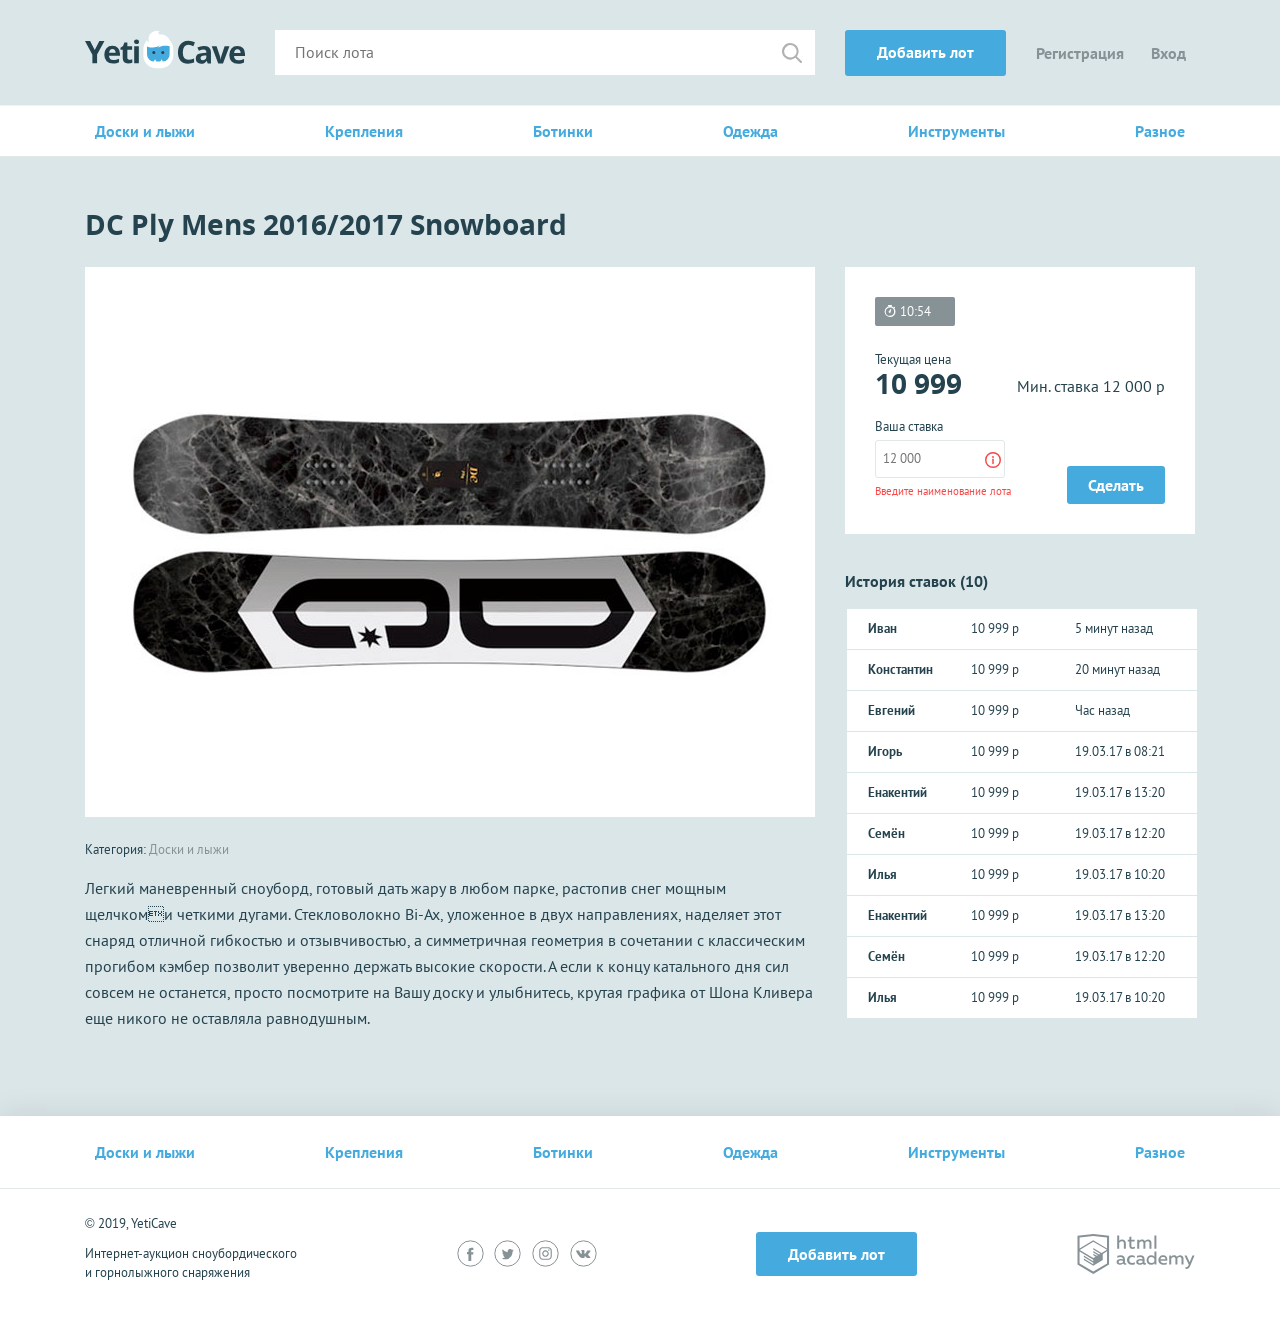
<file: pages/lot.html>
<!DOCTYPE html>
<html lang="ru">
<head>
  <meta charset="UTF-8">
  <title>DC Ply Mens 2016/2017 Snowboard</title>
  <link href="../css/normalize.min.css" rel="stylesheet">
  <link href="../css/style.css" rel="stylesheet">
</head>
<body>

<div class="page-wrapper">

  <header class="main-header">
    <div class="main-header__container container">
      <h1 class="visually-hidden">YetiCave</h1>
      <a class="main-header__logo" href="index.html">
        <img src="../img/logo.svg" width="160" height="39" alt="Логотип компании YetiCave">
      </a>
      <form class="main-header__search" method="get" action="https://echo.htmlacademy.ru" autocomplete="off">
        <input type="search" name="search" placeholder="Поиск лота">
        <input class="main-header__search-btn" type="submit" name="find" value="Найти">
      </form>
      <a class="main-header__add-lot button" href="add-lot.html">Добавить лот</a>
      <nav class="user-menu">
        <ul class="user-menu__list">
          <li class="user-menu__item">
            <a href="sign-up.html">Регистрация</a>
          </li>
          <li class="user-menu__item">
            <a href="login.html">Вход</a>
          </li>
        </ul>
      </nav>
    </div>
  </header>

  <main>
    <nav class="nav">
      <ul class="nav__list container">
        <li class="nav__item">
          <a href="all-lots.html">Доски и лыжи</a>
        </li>
        <li class="nav__item">
          <a href="all-lots.html">Крепления</a>
        </li>
        <li class="nav__item">
          <a href="all-lots.html">Ботинки</a>
        </li>
        <li class="nav__item">
          <a href="all-lots.html">Одежда</a>
        </li>
        <li class="nav__item">
          <a href="all-lots.html">Инструменты</a>
        </li>
        <li class="nav__item">
          <a href="all-lots.html">Разное</a>
        </li>
      </ul>
    </nav>
    <section class="lot-item container">
      <h2>DC Ply Mens 2016/2017 Snowboard</h2>
      <div class="lot-item__content">
        <div class="lot-item__left">
          <div class="lot-item__image">
            <img src="../img/lot-image.jpg" width="730" height="548" alt="Сноуборд">
          </div>
          <p class="lot-item__category">Категория: <span>Доски и лыжи</span></p>
          <p class="lot-item__description">Легкий маневренный сноуборд, готовый дать жару в любом парке, растопив
            снег
            мощным щелчкоми четкими дугами. Стекловолокно Bi-Ax, уложенное в двух направлениях, наделяет этот
            снаряд
            отличной гибкостью и отзывчивостью, а симметричная геометрия в сочетании с классическим прогибом
            кэмбер
            позволит уверенно держать высокие скорости. А если к концу катального дня сил совсем не останется,
            просто
            посмотрите на Вашу доску и улыбнитесь, крутая графика от Шона Кливера еще никого не оставляла
            равнодушным.</p>
        </div>
        <div class="lot-item__right">
          <div class="lot-item__state">
            <div class="lot-item__timer timer">
              10:54
            </div>
            <div class="lot-item__cost-state">
              <div class="lot-item__rate">
                <span class="lot-item__amount">Текущая цена</span>
                <span class="lot-item__cost">10 999</span>
              </div>
              <div class="lot-item__min-cost">
                Мин. ставка <span>12 000 р</span>
              </div>
            </div>
            <form class="lot-item__form" action="https://echo.htmlacademy.ru" method="post" autocomplete="off">
              <p class="lot-item__form-item form__item form__item--invalid">
                <label for="cost">Ваша ставка</label>
                <input id="cost" type="text" name="cost" placeholder="12 000">
                <span class="form__error">Введите наименование лота</span>
              </p>
              <button type="submit" class="button">Сделать ставку</button>
            </form>
          </div>
          <div class="history">
            <h3>История ставок (<span>10</span>)</h3>
            <table class="history__list">
              <tr class="history__item">
                <td class="history__name">Иван</td>
                <td class="history__price">10 999 р</td>
                <td class="history__time">5 минут назад</td>
              </tr>
              <tr class="history__item">
                <td class="history__name">Константин</td>
                <td class="history__price">10 999 р</td>
                <td class="history__time">20 минут назад</td>
              </tr>
              <tr class="history__item">
                <td class="history__name">Евгений</td>
                <td class="history__price">10 999 р</td>
                <td class="history__time">Час назад</td>
              </tr>
              <tr class="history__item">
                <td class="history__name">Игорь</td>
                <td class="history__price">10 999 р</td>
                <td class="history__time">19.03.17 в 08:21</td>
              </tr>
              <tr class="history__item">
                <td class="history__name">Енакентий</td>
                <td class="history__price">10 999 р</td>
                <td class="history__time">19.03.17 в 13:20</td>
              </tr>
              <tr class="history__item">
                <td class="history__name">Семён</td>
                <td class="history__price">10 999 р</td>
                <td class="history__time">19.03.17 в 12:20</td>
              </tr>
              <tr class="history__item">
                <td class="history__name">Илья</td>
                <td class="history__price">10 999 р</td>
                <td class="history__time">19.03.17 в 10:20</td>
              </tr>
              <tr class="history__item">
                <td class="history__name">Енакентий</td>
                <td class="history__price">10 999 р</td>
                <td class="history__time">19.03.17 в 13:20</td>
              </tr>
              <tr class="history__item">
                <td class="history__name">Семён</td>
                <td class="history__price">10 999 р</td>
                <td class="history__time">19.03.17 в 12:20</td>
              </tr>
              <tr class="history__item">
                <td class="history__name">Илья</td>
                <td class="history__price">10 999 р</td>
                <td class="history__time">19.03.17 в 10:20</td>
              </tr>
            </table>
          </div>
        </div>
      </div>
    </section>
  </main>

</div>

<footer class="main-footer">
  <nav class="nav">
    <ul class="nav__list container">
      <li class="nav__item">
        <a href="all-lots.html">Доски и лыжи</a>
      </li>
      <li class="nav__item">
        <a href="all-lots.html">Крепления</a>
      </li>
      <li class="nav__item">
        <a href="all-lots.html">Ботинки</a>
      </li>
      <li class="nav__item">
        <a href="all-lots.html">Одежда</a>
      </li>
      <li class="nav__item">
        <a href="all-lots.html">Инструменты</a>
      </li>
      <li class="nav__item">
        <a href="all-lots.html">Разное</a>
      </li>
    </ul>
  </nav>
  <div class="main-footer__bottom container">
    <div class="main-footer__copyright">
      <p>© 2019, YetiCave</p>
      <p>Интернет-аукцион сноубордического и горнолыжного снаряжения</p>
    </div>
    <div class="main-footer__social social">
      <span class="visually-hidden">Мы в соцсетях:</span>
      <a class="social__link social__link--facebook" href="#">
        <span class="visually-hidden">Facebook</span>
        <svg width="27" height="27" viewBox="0 0 27 27" xmlns="http://www.w3.org/2000/svg"><circle stroke="#879296" fill="none" cx="13.5" cy="13.5" r="12.667"/><path fill="#879296" d="M14.26 20.983h-2.816v-6.626H10.04v-2.28h1.404v-1.364c0-1.862.79-2.922 3.04-2.922h1.87v2.28h-1.17c-.876 0-.972.322-.972.916v1.14h2.212l-.245 2.28h-1.92v6.625z"/></svg>
      </a>
      <span class="visually-hidden">,</span>
      <a class="social__link social__link--twitter" href="#">
        <span class="visually-hidden">Twitter</span>
        <svg width="27" height="27" viewBox="0 0 27 27" xmlns="http://www.w3.org/2000/svg"><circle stroke="#879296" fill="none" cx="13.5" cy="13.5" r="12.687"/><path fill="#879296" d="M18.38 10.572c.525-.336.913-.848 1.092-1.445-.485.305-1.02.52-1.58.635-.458-.525-1.12-.827-1.816-.83-1.388.063-2.473 1.226-2.44 2.615-.002.2.02.4.06.596-2.017-.144-3.87-1.16-5.076-2.78-.22.403-.335.856-.332 1.315-.01.865.403 1.68 1.104 2.188-.397-.016-.782-.13-1.123-.333-.03 1.207.78 2.272 1.95 2.567-.21.06-.43.09-.653.088-.155.015-.313.015-.47 0 .3 1.045 1.238 1.777 2.324 1.815-.864.724-1.956 1.12-3.083 1.122-.198.013-.397.013-.595 0 1.12.767 2.447 1.18 3.805 1.182 4.57 0 7.066-3.992 7.066-7.456v-.34c.49-.375.912-.835 1.24-1.357-.465.218-.963.36-1.473.42z"/></svg>
      </a>
      <span class="visually-hidden">,</span>
      <a class="social__link social__link--instagram" href="#">
        <span class="visually-hidden">Instagram</span>
        <svg width="27" height="27" viewBox="0 0 27 27" xmlns="http://www.w3.org/2000/svg"><circle stroke="#879296" fill="none" cx="13.5" cy="13.5" r="12.687"/><path fill="#879296" d="M13.5 8.3h2.567c.403.002.803.075 1.18.213.552.213.988.65 1.2 1.2.14.38.213.778.216 1.18v5.136c-.003.403-.076.803-.215 1.18-.213.552-.65.988-1.2 1.2-.378.14-.778.213-1.18.216h-5.135c-.403-.003-.802-.076-1.18-.215-.552-.214-.988-.65-1.2-1.2-.14-.38-.212-.78-.215-1.182V13.46v-2.566c.003-.403.076-.802.214-1.18.213-.552.65-.988 1.2-1.2.38-.14.778-.212 1.18-.215H13.5m0-1.143h-2.616c-.526.01-1.048.108-1.54.292-.853.33-1.527 1-1.856 1.854-.184.493-.283 1.014-.292 1.542v5.232c.01.526.108 1.048.292 1.54.33.853 1.003 1.527 1.855 1.856.493.184 1.015.283 1.54.293H16.117c.527-.01 1.048-.11 1.54-.293.854-.33 1.527-1.003 1.856-1.855.184-.493.283-1.015.293-1.54V13.46v-2.614c-.01-.528-.11-1.05-.293-1.542-.33-.853-1.002-1.525-1.855-1.855-.493-.185-1.014-.283-1.54-.293-.665.01-.89 0-2.617 0zm0 3.093c-2.51.007-4.07 2.73-2.808 4.898 1.26 2.17 4.398 2.16 5.645-.017.285-.495.434-1.058.433-1.63-.006-1.8-1.47-3.256-3.27-3.25zm0 5.378c-1.63-.007-2.64-1.777-1.82-3.185.823-1.41 2.86-1.4 3.67.017.18.316.276.675.278 1.04.006 1.177-.95 2.133-2.128 2.128zm4.118-5.524c0 .58-.626.94-1.127.65-.5-.29-.5-1.012 0-1.3.116-.067.245-.102.378-.102.418-.005.76.333.76.752z"/></svg>
      </a>
      <span class="visually-hidden">,</span>
      <a class="social__link social__link--vkontakte" href="#">
        <span class="visually-hidden">Вконтакте</span>
        <svg width="27" height="27" viewBox="0 0 27 27" xmlns="http://www.w3.org/2000/svg"><circle stroke="#879296" fill="none" cx="13.5" cy="13.5" r="12.666"/><path fill="#879296" d="M13.92 18.07c.142-.016.278-.074.39-.166.077-.107.118-.237.116-.37 0 0 0-1.13.516-1.296.517-.165 1.208 1.09 1.95 1.58.276.213.624.314.973.28h1.95s.973-.057.525-.837c-.38-.62-.865-1.17-1.432-1.626-1.208-1.1-1.043-.916.41-2.816.886-1.16 1.236-1.86 1.13-2.163-.108-.302-.76-.214-.76-.214h-2.164c-.092-.026-.19-.026-.282 0-.083.058-.15.135-.195.225-.224.57-.49 1.125-.8 1.656-.973 1.61-1.344 1.697-1.51 1.59-.37-.234-.272-.975-.272-1.433 0-1.56.243-2.202-.468-2.377-.32-.075-.647-.108-.974-.098-.604-.052-1.213.01-1.793.186-.243.116-.438.38-.32.4.245.018.474.13.642.31.152.303.225.638.214.975 0 0 .127 1.832-.302 2.056-.43.223-.692-.167-1.55-1.618-.29-.506-.547-1.03-.77-1.57-.038-.09-.098-.17-.174-.233-.1-.065-.214-.108-.332-.128H6.485s-.312 0-.42.137c-.106.135 0 .36 0 .36.87 2 2.022 3.868 3.42 5.543.923.996 2.21 1.573 3.567 1.598z"/></svg>
      </a>
    </div>
    <a class="main-footer__add-lot button" href="add-lot.html">Добавить лот</a>
    <div class="main-footer__developed-by">
      <span class="visually-hidden">Разработано:</span>
      <a class="logo-academy" href="https://htmlacademy.ru/intensive/php">
        <span class="visually-hidden">HTML Academy</span>
        <svg width="118" height="40" xmlns="http://www.w3.org/2000/svg" viewBox="0 0 117.01 40">
          <path fill="#879296"
                d="M280.33,109.39a2.14,2.14,0,0,1-.6.11.59.59,0,0,1-.66-.66v-3.24c0-2.73-1.62-4-4.18-4a11.08,11.08,0,0,0-3.47.6v1.85a8.05,8.05,0,0,1,3.26-.7c1.54,0,2.37.79,2.37,1.92v.32a12,12,0,0,0-2.36-.26c-1.88,0-4,.72-4,3,0,1.87,1.53,2.77,3.17,2.77a5.25,5.25,0,0,0,3.41-1.17,1.81,1.81,0,0,0,1.81,1.06,3.52,3.52,0,0,0,1.28-.23v-1.45Zm-3.28-.85a3.68,3.68,0,0,1-2.62,1.07c-.9,0-1.7-.45-1.7-1.34,0-1.13,1.21-1.49,2.36-1.49a10.56,10.56,0,0,1,2,.23v1.53Zm9,2.64a6.81,6.81,0,0,0,3-.62V108.7a5.44,5.44,0,0,1-2.64.7,3,3,0,1,1,0-6,4.42,4.42,0,0,1,2.51.75v-1.85a5.47,5.47,0,0,0-2.79-.7,4.69,4.69,0,0,0-5,4.84,4.57,4.57,0,0,0,4.88,4.69Zm8.29-5.8c-1.88,0-4,.72-4,3,0,1.87,1.53,2.77,3.17,2.77a5.25,5.25,0,0,0,3.41-1.17,1.81,1.81,0,0,0,1.81,1.05,3.54,3.54,0,0,0,1.28-.23v-1.45a2.13,2.13,0,0,1-.6.11.59.59,0,0,1-.66-.66v-3.24c0-2.73-1.62-4-4.18-4a11.08,11.08,0,0,0-3.47.6v1.85a8.05,8.05,0,0,1,3.26-.7c1.55,0,2.37.79,2.37,1.92v.32a12,12,0,0,0-2.36-.26Zm2.36,3.17a3.68,3.68,0,0,1-2.62,1.07c-.9,0-1.7-.45-1.7-1.34,0-1.13,1.21-1.49,2.36-1.49a10.56,10.56,0,0,1,2,.23v1.53Zm4.11-2.13a4.49,4.49,0,0,0,4.48,4.77,4.21,4.21,0,0,0,3.47-1.68v1.43h1.81V97.75h-2v5.31a4.19,4.19,0,0,0-3.26-1.41,4.49,4.49,0,0,0-4.48,4.77Zm7.73-1.11v2.2a3.15,3.15,0,0,1-2.88,1.9,3,3,0,0,1,0-6,3.16,3.16,0,0,1,2.88,1.88Zm9.12,5.88a7.75,7.75,0,0,0,3.24-.62v-1.73a6.62,6.62,0,0,1-2.86.64c-1.66,0-3.24-.68-3.47-2.3h6.8c.58-2.62-.66-5.52-4.26-5.52a4.53,4.53,0,0,0-4.58,4.77c0,3.18,2.36,4.77,5.13,4.77Zm-.45-7.86a2.13,2.13,0,0,1,2.36,2.34h-5a2.47,2.47,0,0,1,2.66-2.34Zm18.43,2v5.6h2v-5.65a3.32,3.32,0,0,0-3.43-3.64A4.48,4.48,0,0,0,331,103.1a3.09,3.09,0,0,0-2.83-1.45,4.13,4.13,0,0,0-3,1.38v-1.13h-1.79v9h2v-6.11a3.21,3.21,0,0,1,2.39-1.39,1.72,1.72,0,0,1,1.79,1.9v5.6h2v-5.65c0-.21,0-.41,0-.62a3,3,0,0,1,2.24-1.22,1.72,1.72,0,0,1,1.79,1.9Zm13-3.45h-2.11l-2.69,6.82-3.05-6.82h-2.15l4.3,9.12-.19.45c-.53,1.41-1.26,2.11-2.24,2.11a3.13,3.13,0,0,1-.92-.13v1.71a5.12,5.12,0,0,0,1.19.15c1.38,0,2.66-.79,3.64-3.15l4.24-10.27ZM273.33,89.11a3.18,3.18,0,0,1,2.53-1.51A2,2,0,0,1,278,89.77V95.1h2v-5.6a3.52,3.52,0,0,0-3.73-3.69,4.12,4.12,0,0,0-2.92,1.24V81.91h-2V95.1h2v-6Zm10.18,3.24c0,2.11,1.36,3,3.11,3a7.39,7.39,0,0,0,2.43-.4V93.2a4.87,4.87,0,0,1-1.83.36c-1.17,0-1.72-.4-1.72-1.58V87.83h3.28V86.06h-3.28V82.84l-2,.49v2.73h-1.62v1.77h1.62v4.52ZM293.38,89a3.21,3.21,0,0,1,2.39-1.39,1.72,1.72,0,0,1,1.79,1.9v5.6h2V89.45c0-.21,0-.41,0-.62a3,3,0,0,1,2.24-1.22,1.72,1.72,0,0,1,1.79,1.9v5.6h2V89.45a3.32,3.32,0,0,0-3.43-3.64A4.47,4.47,0,0,0,299,87.26a3.09,3.09,0,0,0-2.83-1.45,4.13,4.13,0,0,0-3,1.38V86.06h-1.79v9h2V89Zm15.16-7.09h2V95.1h-2Zm-61.11-1.57L231.64,82v28.95l15.79,9.4,15.79-9.4V82L247.6,80.35l-.17,0Zm13.73,29.43-13.73,8.17-13.73-8.17V97.9L247.37,106l0,1.47L238,101.93v1.43l9.41,5.66,0,1.51-9.41-5.6v1.43l9.41,5.66,9.5-5.69V104.9h0v-4.67l4.23-2.53v12.06Zm0-13.6-3.76,2.21-1.73,1-8.27-4.92v1.43l7.07,4.2-.06,0-.15.09-1,.59-5.83-3.47v1.43l4.61,2.74-1.09.73,0,0-3.48-2v1.43l2.28,1.34-2.33,1.4-13.6-8.08,13.62-8.19h0l13.79,8Zm0-1.44-13.8-8.14h0l-13.65,8.13V83.85l13.73-1.44,13.73,1.44V94.72Z"
                transform="translate(-231.64 -80.34)"/>
        </svg>
      </a>
    </div>
  </div>
</footer>

</body>
</html>
</file>
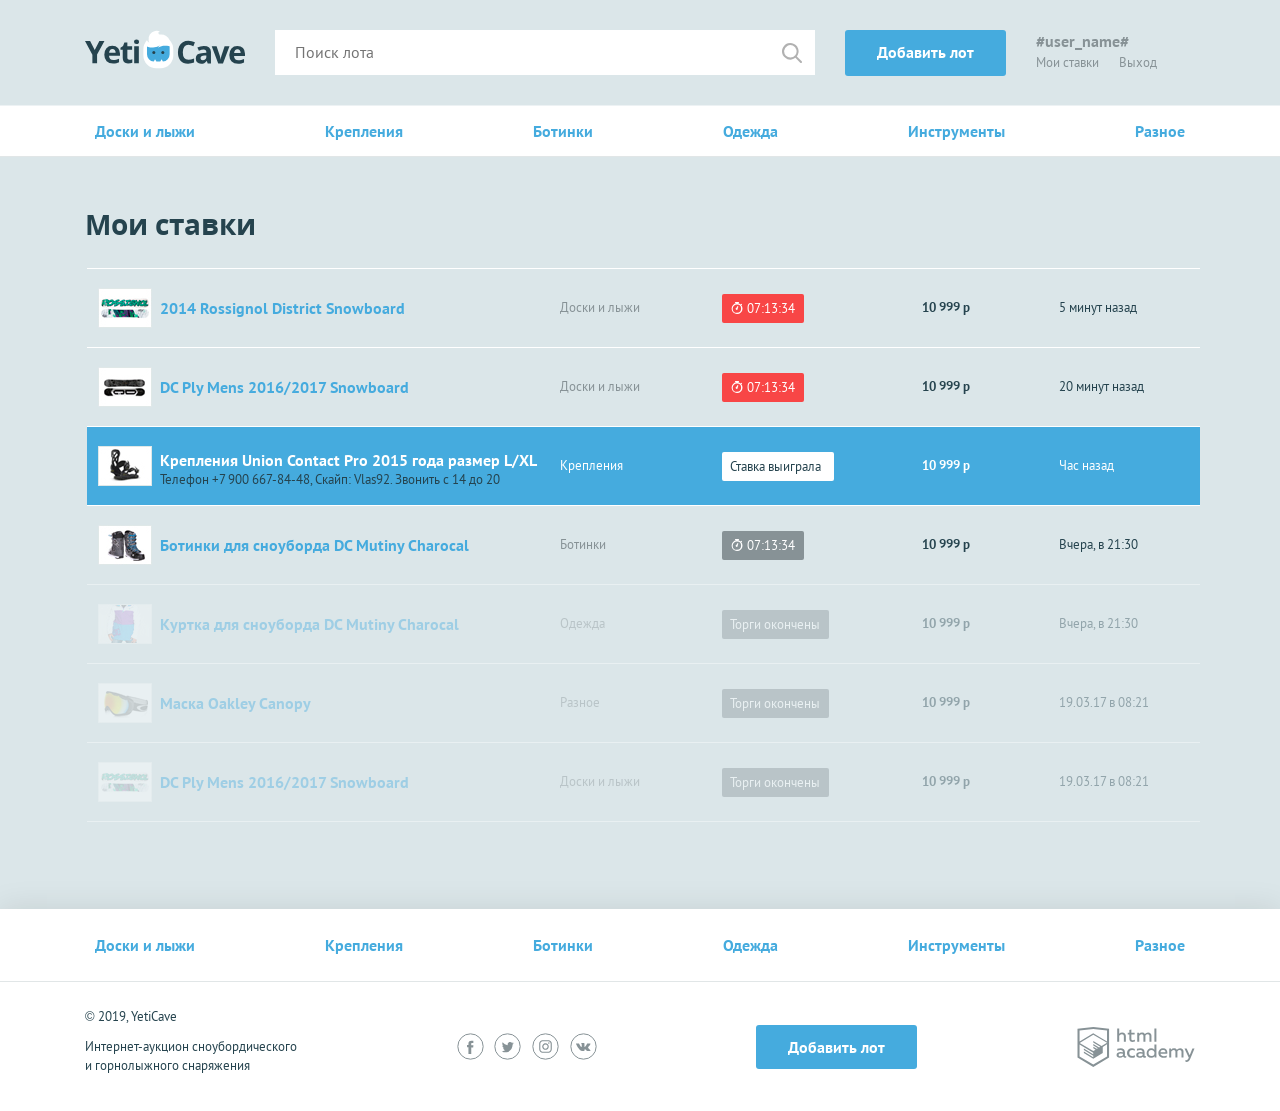
<file: pages/my-bets.html>
<!DOCTYPE html>
<html lang="ru">
<head>
  <meta charset="UTF-8">
  <title>Мои ставки</title>
  <link href="../css/normalize.min.css" rel="stylesheet">
  <link href="../css/style.css" rel="stylesheet">
</head>
<body>

<div class="page-wrapper">

  <header class="main-header">
    <div class="main-header__container container">
      <h1 class="visually-hidden">YetiCave</h1>
      <a class="main-header__logo" href="index.html">
        <img src="../img/logo.svg" width="160" height="39" alt="Логотип компании YetiCave">
      </a>
      <form class="main-header__search" method="get" action="https://echo.htmlacademy.ru" autocomplete="off">
        <input type="search" name="search" placeholder="Поиск лота">
        <input class="main-header__search-btn" type="submit" name="find" value="Найти">
      </form>
      <a class="main-header__add-lot button" href="add-lot.html">Добавить лот</a>
      <nav class="user-menu">
        <div class="user-menu__logged">
          <p>#user_name#</p>
          <a class="user-menu__bets user-menu" href="my-bets.html">Мои ставки</a>
          <a class="user-menu__logout" href="#">Выход</a>
        </div>
      </nav>
    </div>
  </header>

  <main>
    <nav class="nav">
      <ul class="nav__list container">
        <li class="nav__item">
          <a href="all-lots.html">Доски и лыжи</a>
        </li>
        <li class="nav__item">
          <a href="all-lots.html">Крепления</a>
        </li>
        <li class="nav__item">
          <a href="all-lots.html">Ботинки</a>
        </li>
        <li class="nav__item">
          <a href="all-lots.html">Одежда</a>
        </li>
        <li class="nav__item">
          <a href="all-lots.html">Инструменты</a>
        </li>
        <li class="nav__item">
          <a href="all-lots.html">Разное</a>
        </li>
      </ul>
    </nav>
    <section class="rates container">
      <h2>Мои ставки</h2>
      <table class="rates__list">
        <tr class="rates__item">
          <td class="rates__info">
            <div class="rates__img">
              <img src="../img/rate1.jpg" width="54" height="40" alt="Сноуборд">
            </div>
            <h3 class="rates__title"><a href="lot.html">2014 Rossignol District Snowboard</a></h3>
          </td>
          <td class="rates__category">
            Доски и лыжи
          </td>
          <td class="rates__timer">
            <div class="timer timer--finishing">07:13:34</div>
          </td>
          <td class="rates__price">
            10 999 р
          </td>
          <td class="rates__time">
            5 минут назад
          </td>
        </tr>
        <tr class="rates__item">
          <td class="rates__info">
            <div class="rates__img">
              <img src="../img/rate2.jpg" width="54" height="40" alt="Сноуборд">
            </div>
            <h3 class="rates__title"><a href="lot.html">DC Ply Mens 2016/2017 Snowboard</a></h3>
          </td>
          <td class="rates__category">
            Доски и лыжи
          </td>
          <td class="rates__timer">
            <div class="timer timer--finishing">07:13:34</div>
          </td>
          <td class="rates__price">
            10 999 р
          </td>
          <td class="rates__time">
            20 минут назад
          </td>
        </tr>
        <tr class="rates__item rates__item--win">
          <td class="rates__info">
            <div class="rates__img">
              <img src="../img/rate3.jpg" width="54" height="40" alt="Крепления">
            </div>
            <div>
              <h3 class="rates__title"><a href="lot.html">Крепления Union Contact Pro 2015 года размер L/XL</a></h3>
              <p>Телефон +7 900 667-84-48, Скайп: Vlas92. Звонить с 14 до 20</p>
            </div>
          </td>
          <td class="rates__category">
            Крепления
          </td>
          <td class="rates__timer">
            <div class="timer timer--win">Ставка выиграла</div>
          </td>
          <td class="rates__price">
            10 999 р
          </td>
          <td class="rates__time">
            Час назад
          </td>
        </tr>
        <tr class="rates__item">
          <td class="rates__info">
            <div class="rates__img">
              <img src="../img/rate4.jpg" width="54" height="40" alt="Ботинки">
            </div>
            <h3 class="rates__title"><a href="lot.html">Ботинки для сноуборда DC Mutiny Charocal</a></h3>
          </td>
          <td class="rates__category">
            Ботинки
          </td>
          <td class="rates__timer">
            <div class="timer">07:13:34</div>
          </td>
          <td class="rates__price">
            10 999 р
          </td>
          <td class="rates__time">
            Вчера, в 21:30
          </td>
        </tr>
        <tr class="rates__item rates__item--end">
          <td class="rates__info">
            <div class="rates__img">
              <img src="../img/rate5.jpg" width="54" height="40" alt="Куртка">
            </div>
            <h3 class="rates__title"><a href="lot.html">Куртка для сноуборда DC Mutiny Charocal</a></h3>
          </td>
          <td class="rates__category">
            Одежда
          </td>
          <td class="rates__timer">
            <div class="timer timer--end">Торги окончены</div>
          </td>
          <td class="rates__price">
            10 999 р
          </td>
          <td class="rates__time">
            Вчера, в 21:30
          </td>
        </tr>
        <tr class="rates__item rates__item--end">
          <td class="rates__info">
            <div class="rates__img">
              <img src="../img/rate6.jpg" width="54" height="40" alt="Маска">
            </div>
            <h3 class="rates__title"><a href="lot.html">Маска Oakley Canopy</a></h3>
          </td>
          <td class="rates__category">
            Разное
          </td>
          <td class="rates__timer">
            <div class="timer timer--end">Торги окончены</div>
          </td>
          <td class="rates__price">
            10 999 р
          </td>
          <td class="rates__time">
            19.03.17 в 08:21
          </td>
        </tr>
        <tr class="rates__item rates__item--end">
          <td class="rates__info">
            <div class="rates__img">
              <img src="../img/rate7.jpg" width="54" height="40" alt="Сноуборд">
            </div>
            <h3 class="rates__title"><a href="lot.html">DC Ply Mens 2016/2017 Snowboard</a></h3>
          </td>
          <td class="rates__category">
            Доски и лыжи
          </td>
          <td class="rates__timer">
            <div class="timer timer--end">Торги окончены</div>
          </td>
          <td class="rates__price">
            10 999 р
          </td>
          <td class="rates__time">
            19.03.17 в 08:21
          </td>
        </tr>
      </table>
    </section>
  </main>

</div>

<footer class="main-footer">
  <nav class="nav">
    <ul class="nav__list container">
      <li class="nav__item">
        <a href="all-lots.html">Доски и лыжи</a>
      </li>
      <li class="nav__item">
        <a href="all-lots.html">Крепления</a>
      </li>
      <li class="nav__item">
        <a href="all-lots.html">Ботинки</a>
      </li>
      <li class="nav__item">
        <a href="all-lots.html">Одежда</a>
      </li>
      <li class="nav__item">
        <a href="all-lots.html">Инструменты</a>
      </li>
      <li class="nav__item">
        <a href="all-lots.html">Разное</a>
      </li>
    </ul>
  </nav>
  <div class="main-footer__bottom container">
    <div class="main-footer__copyright">
      <p>© 2019, YetiCave</p>
      <p>Интернет-аукцион сноубордического и горнолыжного снаряжения</p>
    </div>
    <div class="main-footer__social social">
      <span class="visually-hidden">Мы в соцсетях:</span>
      <a class="social__link social__link--facebook" href="#">
        <span class="visually-hidden">Facebook</span>
        <svg width="27" height="27" viewBox="0 0 27 27" xmlns="http://www.w3.org/2000/svg"><circle stroke="#879296" fill="none" cx="13.5" cy="13.5" r="12.667"/><path fill="#879296" d="M14.26 20.983h-2.816v-6.626H10.04v-2.28h1.404v-1.364c0-1.862.79-2.922 3.04-2.922h1.87v2.28h-1.17c-.876 0-.972.322-.972.916v1.14h2.212l-.245 2.28h-1.92v6.625z"/></svg>
      </a>
      <span class="visually-hidden">,</span>
      <a class="social__link social__link--twitter" href="#">
        <span class="visually-hidden">Twitter</span>
        <svg width="27" height="27" viewBox="0 0 27 27" xmlns="http://www.w3.org/2000/svg"><circle stroke="#879296" fill="none" cx="13.5" cy="13.5" r="12.687"/><path fill="#879296" d="M18.38 10.572c.525-.336.913-.848 1.092-1.445-.485.305-1.02.52-1.58.635-.458-.525-1.12-.827-1.816-.83-1.388.063-2.473 1.226-2.44 2.615-.002.2.02.4.06.596-2.017-.144-3.87-1.16-5.076-2.78-.22.403-.335.856-.332 1.315-.01.865.403 1.68 1.104 2.188-.397-.016-.782-.13-1.123-.333-.03 1.207.78 2.272 1.95 2.567-.21.06-.43.09-.653.088-.155.015-.313.015-.47 0 .3 1.045 1.238 1.777 2.324 1.815-.864.724-1.956 1.12-3.083 1.122-.198.013-.397.013-.595 0 1.12.767 2.447 1.18 3.805 1.182 4.57 0 7.066-3.992 7.066-7.456v-.34c.49-.375.912-.835 1.24-1.357-.465.218-.963.36-1.473.42z"/></svg>
      </a>
      <span class="visually-hidden">,</span>
      <a class="social__link social__link--instagram" href="#">
        <span class="visually-hidden">Instagram</span>
        <svg width="27" height="27" viewBox="0 0 27 27" xmlns="http://www.w3.org/2000/svg"><circle stroke="#879296" fill="none" cx="13.5" cy="13.5" r="12.687"/><path fill="#879296" d="M13.5 8.3h2.567c.403.002.803.075 1.18.213.552.213.988.65 1.2 1.2.14.38.213.778.216 1.18v5.136c-.003.403-.076.803-.215 1.18-.213.552-.65.988-1.2 1.2-.378.14-.778.213-1.18.216h-5.135c-.403-.003-.802-.076-1.18-.215-.552-.214-.988-.65-1.2-1.2-.14-.38-.212-.78-.215-1.182V13.46v-2.566c.003-.403.076-.802.214-1.18.213-.552.65-.988 1.2-1.2.38-.14.778-.212 1.18-.215H13.5m0-1.143h-2.616c-.526.01-1.048.108-1.54.292-.853.33-1.527 1-1.856 1.854-.184.493-.283 1.014-.292 1.542v5.232c.01.526.108 1.048.292 1.54.33.853 1.003 1.527 1.855 1.856.493.184 1.015.283 1.54.293H16.117c.527-.01 1.048-.11 1.54-.293.854-.33 1.527-1.003 1.856-1.855.184-.493.283-1.015.293-1.54V13.46v-2.614c-.01-.528-.11-1.05-.293-1.542-.33-.853-1.002-1.525-1.855-1.855-.493-.185-1.014-.283-1.54-.293-.665.01-.89 0-2.617 0zm0 3.093c-2.51.007-4.07 2.73-2.808 4.898 1.26 2.17 4.398 2.16 5.645-.017.285-.495.434-1.058.433-1.63-.006-1.8-1.47-3.256-3.27-3.25zm0 5.378c-1.63-.007-2.64-1.777-1.82-3.185.823-1.41 2.86-1.4 3.67.017.18.316.276.675.278 1.04.006 1.177-.95 2.133-2.128 2.128zm4.118-5.524c0 .58-.626.94-1.127.65-.5-.29-.5-1.012 0-1.3.116-.067.245-.102.378-.102.418-.005.76.333.76.752z"/></svg>
      </a>
      <span class="visually-hidden">,</span>
      <a class="social__link social__link--vkontakte" href="#">
        <span class="visually-hidden">Вконтакте</span>
        <svg width="27" height="27" viewBox="0 0 27 27" xmlns="http://www.w3.org/2000/svg"><circle stroke="#879296" fill="none" cx="13.5" cy="13.5" r="12.666"/><path fill="#879296" d="M13.92 18.07c.142-.016.278-.074.39-.166.077-.107.118-.237.116-.37 0 0 0-1.13.516-1.296.517-.165 1.208 1.09 1.95 1.58.276.213.624.314.973.28h1.95s.973-.057.525-.837c-.38-.62-.865-1.17-1.432-1.626-1.208-1.1-1.043-.916.41-2.816.886-1.16 1.236-1.86 1.13-2.163-.108-.302-.76-.214-.76-.214h-2.164c-.092-.026-.19-.026-.282 0-.083.058-.15.135-.195.225-.224.57-.49 1.125-.8 1.656-.973 1.61-1.344 1.697-1.51 1.59-.37-.234-.272-.975-.272-1.433 0-1.56.243-2.202-.468-2.377-.32-.075-.647-.108-.974-.098-.604-.052-1.213.01-1.793.186-.243.116-.438.38-.32.4.245.018.474.13.642.31.152.303.225.638.214.975 0 0 .127 1.832-.302 2.056-.43.223-.692-.167-1.55-1.618-.29-.506-.547-1.03-.77-1.57-.038-.09-.098-.17-.174-.233-.1-.065-.214-.108-.332-.128H6.485s-.312 0-.42.137c-.106.135 0 .36 0 .36.87 2 2.022 3.868 3.42 5.543.923.996 2.21 1.573 3.567 1.598z"/></svg>
      </a>
    </div>
    <a class="main-footer__add-lot button" href="add-lot.html">Добавить лот</a>
    <div class="main-footer__developed-by">
      <span class="visually-hidden">Разработано:</span>
      <a class="logo-academy" href="https://htmlacademy.ru/intensive/php">
        <span class="visually-hidden">HTML Academy</span>
        <svg width="118" height="40" xmlns="http://www.w3.org/2000/svg" viewBox="0 0 117.01 40">
          <path fill="#879296"
                d="M280.33,109.39a2.14,2.14,0,0,1-.6.11.59.59,0,0,1-.66-.66v-3.24c0-2.73-1.62-4-4.18-4a11.08,11.08,0,0,0-3.47.6v1.85a8.05,8.05,0,0,1,3.26-.7c1.54,0,2.37.79,2.37,1.92v.32a12,12,0,0,0-2.36-.26c-1.88,0-4,.72-4,3,0,1.87,1.53,2.77,3.17,2.77a5.25,5.25,0,0,0,3.41-1.17,1.81,1.81,0,0,0,1.81,1.06,3.52,3.52,0,0,0,1.28-.23v-1.45Zm-3.28-.85a3.68,3.68,0,0,1-2.62,1.07c-.9,0-1.7-.45-1.7-1.34,0-1.13,1.21-1.49,2.36-1.49a10.56,10.56,0,0,1,2,.23v1.53Zm9,2.64a6.81,6.81,0,0,0,3-.62V108.7a5.44,5.44,0,0,1-2.64.7,3,3,0,1,1,0-6,4.42,4.42,0,0,1,2.51.75v-1.85a5.47,5.47,0,0,0-2.79-.7,4.69,4.69,0,0,0-5,4.84,4.57,4.57,0,0,0,4.88,4.69Zm8.29-5.8c-1.88,0-4,.72-4,3,0,1.87,1.53,2.77,3.17,2.77a5.25,5.25,0,0,0,3.41-1.17,1.81,1.81,0,0,0,1.81,1.05,3.54,3.54,0,0,0,1.28-.23v-1.45a2.13,2.13,0,0,1-.6.11.59.59,0,0,1-.66-.66v-3.24c0-2.73-1.62-4-4.18-4a11.08,11.08,0,0,0-3.47.6v1.85a8.05,8.05,0,0,1,3.26-.7c1.55,0,2.37.79,2.37,1.92v.32a12,12,0,0,0-2.36-.26Zm2.36,3.17a3.68,3.68,0,0,1-2.62,1.07c-.9,0-1.7-.45-1.7-1.34,0-1.13,1.21-1.49,2.36-1.49a10.56,10.56,0,0,1,2,.23v1.53Zm4.11-2.13a4.49,4.49,0,0,0,4.48,4.77,4.21,4.21,0,0,0,3.47-1.68v1.43h1.81V97.75h-2v5.31a4.19,4.19,0,0,0-3.26-1.41,4.49,4.49,0,0,0-4.48,4.77Zm7.73-1.11v2.2a3.15,3.15,0,0,1-2.88,1.9,3,3,0,0,1,0-6,3.16,3.16,0,0,1,2.88,1.88Zm9.12,5.88a7.75,7.75,0,0,0,3.24-.62v-1.73a6.62,6.62,0,0,1-2.86.64c-1.66,0-3.24-.68-3.47-2.3h6.8c.58-2.62-.66-5.52-4.26-5.52a4.53,4.53,0,0,0-4.58,4.77c0,3.18,2.36,4.77,5.13,4.77Zm-.45-7.86a2.13,2.13,0,0,1,2.36,2.34h-5a2.47,2.47,0,0,1,2.66-2.34Zm18.43,2v5.6h2v-5.65a3.32,3.32,0,0,0-3.43-3.64A4.48,4.48,0,0,0,331,103.1a3.09,3.09,0,0,0-2.83-1.45,4.13,4.13,0,0,0-3,1.38v-1.13h-1.79v9h2v-6.11a3.21,3.21,0,0,1,2.39-1.39,1.72,1.72,0,0,1,1.79,1.9v5.6h2v-5.65c0-.21,0-.41,0-.62a3,3,0,0,1,2.24-1.22,1.72,1.72,0,0,1,1.79,1.9Zm13-3.45h-2.11l-2.69,6.82-3.05-6.82h-2.15l4.3,9.12-.19.45c-.53,1.41-1.26,2.11-2.24,2.11a3.13,3.13,0,0,1-.92-.13v1.71a5.12,5.12,0,0,0,1.19.15c1.38,0,2.66-.79,3.64-3.15l4.24-10.27ZM273.33,89.11a3.18,3.18,0,0,1,2.53-1.51A2,2,0,0,1,278,89.77V95.1h2v-5.6a3.52,3.52,0,0,0-3.73-3.69,4.12,4.12,0,0,0-2.92,1.24V81.91h-2V95.1h2v-6Zm10.18,3.24c0,2.11,1.36,3,3.11,3a7.39,7.39,0,0,0,2.43-.4V93.2a4.87,4.87,0,0,1-1.83.36c-1.17,0-1.72-.4-1.72-1.58V87.83h3.28V86.06h-3.28V82.84l-2,.49v2.73h-1.62v1.77h1.62v4.52ZM293.38,89a3.21,3.21,0,0,1,2.39-1.39,1.72,1.72,0,0,1,1.79,1.9v5.6h2V89.45c0-.21,0-.41,0-.62a3,3,0,0,1,2.24-1.22,1.72,1.72,0,0,1,1.79,1.9v5.6h2V89.45a3.32,3.32,0,0,0-3.43-3.64A4.47,4.47,0,0,0,299,87.26a3.09,3.09,0,0,0-2.83-1.45,4.13,4.13,0,0,0-3,1.38V86.06h-1.79v9h2V89Zm15.16-7.09h2V95.1h-2Zm-61.11-1.57L231.64,82v28.95l15.79,9.4,15.79-9.4V82L247.6,80.35l-.17,0Zm13.73,29.43-13.73,8.17-13.73-8.17V97.9L247.37,106l0,1.47L238,101.93v1.43l9.41,5.66,0,1.51-9.41-5.6v1.43l9.41,5.66,9.5-5.69V104.9h0v-4.67l4.23-2.53v12.06Zm0-13.6-3.76,2.21-1.73,1-8.27-4.92v1.43l7.07,4.2-.06,0-.15.09-1,.59-5.83-3.47v1.43l4.61,2.74-1.09.73,0,0-3.48-2v1.43l2.28,1.34-2.33,1.4-13.6-8.08,13.62-8.19h0l13.79,8Zm0-1.44-13.8-8.14h0l-13.65,8.13V83.85l13.73-1.44,13.73,1.44V94.72Z"
                transform="translate(-231.64 -80.34)"/>
        </svg>
      </a>
    </div>
  </div>
</footer>

</body>
</html>
</file>
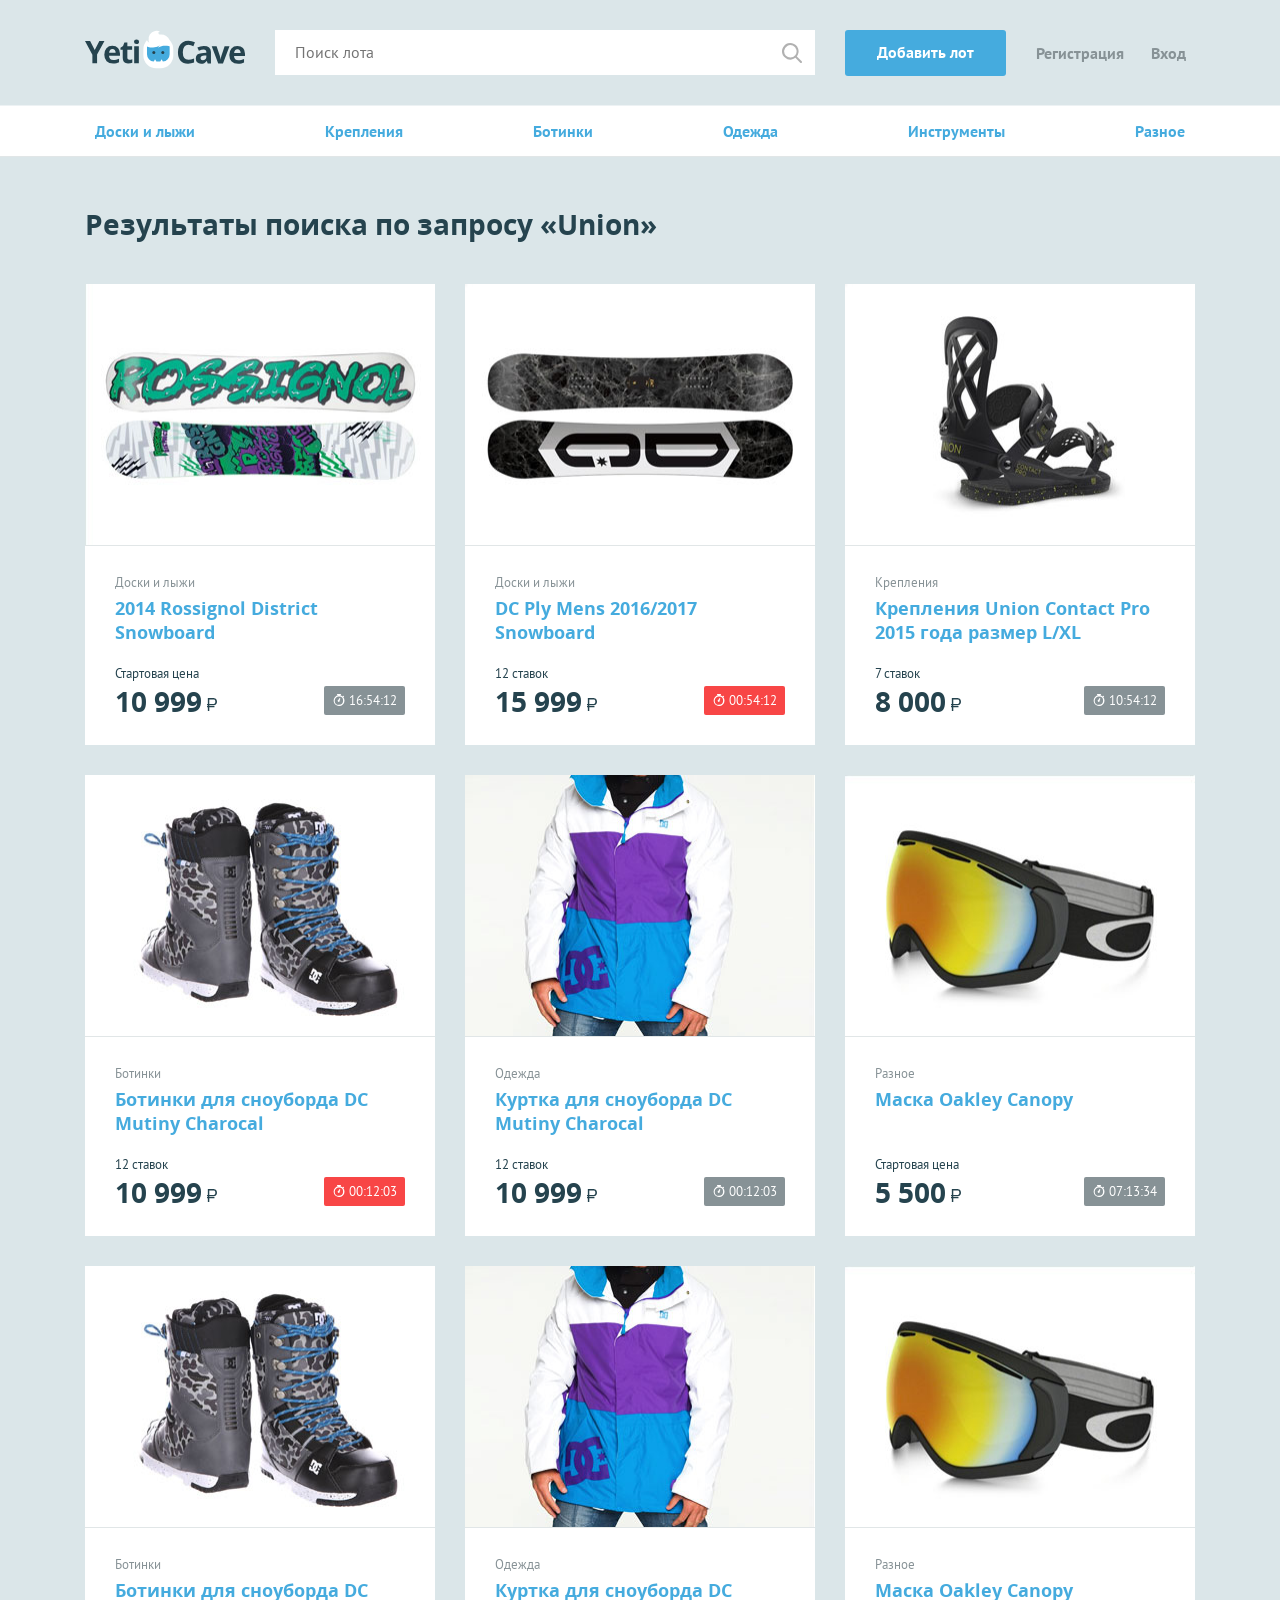
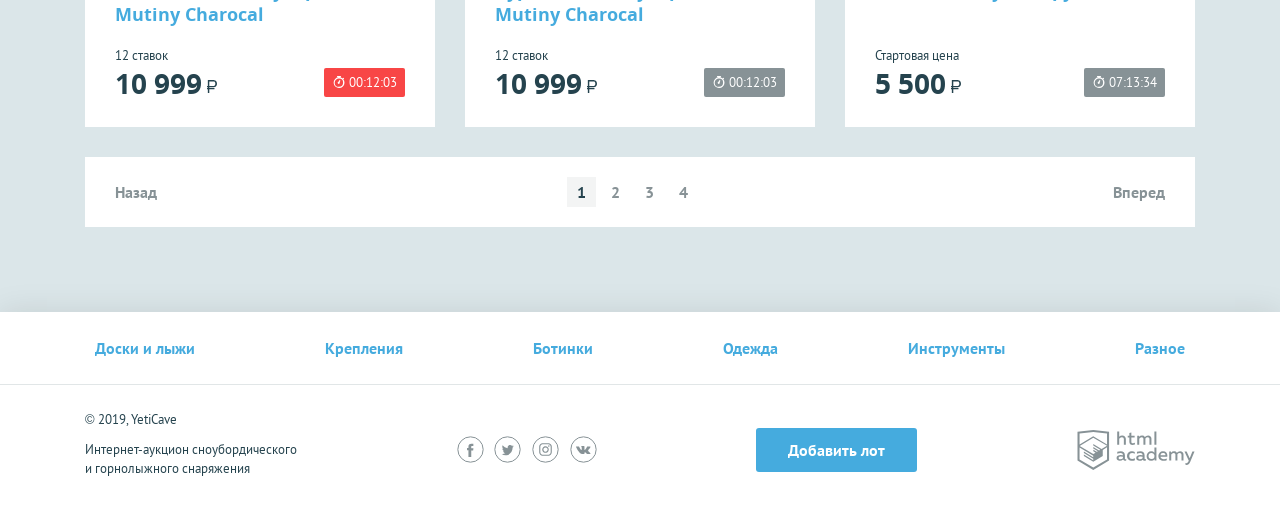
<file: pages/search.html>
<!DOCTYPE html>
<html lang="ru">
<head>
  <meta charset="UTF-8">
  <title>Результаты поиска</title>
  <link href="../css/normalize.min.css" rel="stylesheet">
  <link href="../css/style.css" rel="stylesheet">
</head>
<body>

<div class="page-wrapper">

  <header class="main-header">
    <div class="main-header__container container">
      <h1 class="visually-hidden">YetiCave</h1>
      <a class="main-header__logo" href="index.html">
        <img src="../img/logo.svg" width="160" height="39" alt="Логотип компании YetiCave">
      </a>
      <form class="main-header__search" method="get" action="https://echo.htmlacademy.ru" autocomplete="off">
        <input type="search" name="search" placeholder="Поиск лота">
        <input class="main-header__search-btn" type="submit" name="find" value="Найти">
      </form>
      <a class="main-header__add-lot button" href="add-lot.html">Добавить лот</a>
      <nav class="user-menu">
        <ul class="user-menu__list">
          <li class="user-menu__item">
            <a href="sign-up.html">Регистрация</a>
          </li>
          <li class="user-menu__item">
            <a href="login.html">Вход</a>
          </li>
        </ul>
      </nav>
    </div>
  </header>

  <main>
    <nav class="nav">
      <ul class="nav__list container">
        <li class="nav__item">
          <a href="all-lots.html">Доски и лыжи</a>
        </li>
        <li class="nav__item">
          <a href="all-lots.html">Крепления</a>
        </li>
        <li class="nav__item">
          <a href="all-lots.html">Ботинки</a>
        </li>
        <li class="nav__item">
          <a href="all-lots.html">Одежда</a>
        </li>
        <li class="nav__item">
          <a href="all-lots.html">Инструменты</a>
        </li>
        <li class="nav__item">
          <a href="all-lots.html">Разное</a>
        </li>
      </ul>
    </nav>
    <div class="container">
      <section class="lots">
        <h2>Результаты поиска по запросу «<span>Union</span>»</h2>
        <ul class="lots__list">
          <li class="lots__item lot">
            <div class="lot__image">
              <img src="../img/lot-1.jpg" width="350" height="260" alt="Сноуборд">
            </div>
            <div class="lot__info">
              <span class="lot__category">Доски и лыжи</span>
              <h3 class="lot__title"><a class="text-link" href="lot.html">2014 Rossignol District Snowboard</a></h3>
              <div class="lot__state">
                <div class="lot__rate">
                  <span class="lot__amount">Стартовая цена</span>
                  <span class="lot__cost">10 999<b class="rub">р</b></span>
                </div>
                <div class="lot__timer timer">
                  16:54:12
                </div>
              </div>
            </div>
          </li>
          <li class="lots__item lot">
            <div class="lot__image">
              <img src="../img/lot-2.jpg" width="350" height="260" alt="Сноуборд">
            </div>
            <div class="lot__info">
              <span class="lot__category">Доски и лыжи</span>
              <h3 class="lot__title"><a class="text-link" href="lot.html">DC Ply Mens 2016/2017 Snowboard</a></h3>
              <div class="lot__state">
                <div class="lot__rate">
                  <span class="lot__amount">12 ставок</span>
                  <span class="lot__cost">15 999<b class="rub">р</b></span>
                </div>
                <div class="lot__timer timer timer--finishing">
                  00:54:12
                </div>
              </div>
            </div>
          </li>
          <li class="lots__item lot">
            <div class="lot__image">
              <img src="../img/lot-3.jpg" width="350" height="260" alt="Крепления">
            </div>
            <div class="lot__info">
              <span class="lot__category">Крепления</span>
              <h3 class="lot__title"><a class="text-link" href="lot.html">Крепления Union Contact Pro 2015 года размер
                L/XL</a></h3>
              <div class="lot__state">
                <div class="lot__rate">
                  <span class="lot__amount">7 ставок</span>
                  <span class="lot__cost">8 000<b class="rub">р</b></span>
                </div>
                <div class="lot__timer timer">
                  10:54:12
                </div>
              </div>
            </div>
          </li>
          <li class="lots__item lot">
            <div class="lot__image">
              <img src="../img/lot-4.jpg" width="350" height="260" alt="Ботинки">
            </div>
            <div class="lot__info">
              <span class="lot__category">Ботинки</span>
              <h3 class="lot__title"><a class="text-link" href="lot.html">Ботинки для сноуборда DC Mutiny Charocal</a>
              </h3>
              <div class="lot__state">
                <div class="lot__rate">
                  <span class="lot__amount">12 ставок</span>
                  <span class="lot__cost">10 999<b class="rub">р</b></span>
                </div>
                <div class="lot__timer timer timer--finishing">
                  00:12:03
                </div>
              </div>
            </div>
          </li>
          <li class="lots__item lot">
            <div class="lot__image">
              <img src="../img/lot-5.jpg" width="350" height="260" alt="Куртка">
            </div>
            <div class="lot__info">
              <span class="lot__category">Одежда</span>
              <h3 class="lot__title"><a class="text-link" href="lot.html">Куртка для сноуборда DC Mutiny Charocal</a></h3>
              <div class="lot__state">
                <div class="lot__rate">
                  <span class="lot__amount">12 ставок</span>
                  <span class="lot__cost">10 999<b class="rub">р</b></span>
                </div>
                <div class="lot__timer timer">
                  00:12:03
                </div>
              </div>
            </div>
          </li>
          <li class="lots__item lot">
            <div class="lot__image">
              <img src="../img/lot-6.jpg" width="350" height="260" alt="Маска">
            </div>
            <div class="lot__info">
              <span class="lot__category">Разное</span>
              <h3 class="lot__title"><a class="text-link" href="lot.html">Маска Oakley Canopy</a></h3>
              <div class="lot__state">
                <div class="lot__rate">
                  <span class="lot__amount">Стартовая цена</span>
                  <span class="lot__cost">5 500<b class="rub">р</b></span>
                </div>
                <div class="lot__timer timer">
                  07:13:34
                </div>
              </div>
            </div>
          </li>
          <li class="lots__item lot">
            <div class="lot__image">
              <img src="../img/lot-4.jpg" width="350" height="260" alt="Ботинки">
            </div>
            <div class="lot__info">
              <span class="lot__category">Ботинки</span>
              <h3 class="lot__title"><a class="text-link" href="lot.html">Ботинки для сноуборда DC Mutiny Charocal</a>
              </h3>
              <div class="lot__state">
                <div class="lot__rate">
                  <span class="lot__amount">12 ставок</span>
                  <span class="lot__cost">10 999<b class="rub">р</b></span>
                </div>
                <div class="lot__timer timer timer--finishing">
                  00:12:03
                </div>
              </div>
            </div>
          </li>
          <li class="lots__item lot">
            <div class="lot__image">
              <img src="../img/lot-5.jpg" width="350" height="260" alt="Куртка">
            </div>
            <div class="lot__info">
              <span class="lot__category">Одежда</span>
              <h3 class="lot__title"><a class="text-link" href="lot.html">Куртка для сноуборда DC Mutiny Charocal</a></h3>
              <div class="lot__state">
                <div class="lot__rate">
                  <span class="lot__amount">12 ставок</span>
                  <span class="lot__cost">10 999<b class="rub">р</b></span>
                </div>
                <div class="lot__timer timer">
                  00:12:03
                </div>
              </div>
            </div>
          </li>
          <li class="lots__item lot">
            <div class="lot__image">
              <img src="../img/lot-6.jpg" width="350" height="260" alt="Маска">
            </div>
            <div class="lot__info">
              <span class="lot__category">Разное</span>
              <h3 class="lot__title"><a class="text-link" href="lot.html">Маска Oakley Canopy</a></h3>
              <div class="lot__state">
                <div class="lot__rate">
                  <span class="lot__amount">Стартовая цена</span>
                  <span class="lot__cost">5 500<b class="rub">р</b></span>
                </div>
                <div class="lot__timer timer">
                  07:13:34
                </div>
              </div>
            </div>
          </li>
        </ul>
      </section>
      <ul class="pagination-list">
        <li class="pagination-item pagination-item-prev"><a>Назад</a></li>
        <li class="pagination-item pagination-item-active"><a>1</a></li>
        <li class="pagination-item"><a href="#">2</a></li>
        <li class="pagination-item"><a href="#">3</a></li>
        <li class="pagination-item"><a href="#">4</a></li>
        <li class="pagination-item pagination-item-next"><a href="#">Вперед</a></li>
      </ul>
    </div>
  </main>

</div>

<footer class="main-footer">
  <nav class="nav">
    <ul class="nav__list container">
      <li class="nav__item">
        <a href="all-lots.html">Доски и лыжи</a>
      </li>
      <li class="nav__item">
        <a href="all-lots.html">Крепления</a>
      </li>
      <li class="nav__item">
        <a href="all-lots.html">Ботинки</a>
      </li>
      <li class="nav__item">
        <a href="all-lots.html">Одежда</a>
      </li>
      <li class="nav__item">
        <a href="all-lots.html">Инструменты</a>
      </li>
      <li class="nav__item">
        <a href="all-lots.html">Разное</a>
      </li>
    </ul>
  </nav>
  <div class="main-footer__bottom container">
    <div class="main-footer__copyright">
      <p>© 2019, YetiCave</p>
      <p>Интернет-аукцион сноубордического и горнолыжного снаряжения</p>
    </div>
    <div class="main-footer__social social">
      <span class="visually-hidden">Мы в соцсетях:</span>
      <a class="social__link social__link--facebook" href="#">
        <span class="visually-hidden">Facebook</span>
        <svg width="27" height="27" viewBox="0 0 27 27" xmlns="http://www.w3.org/2000/svg"><circle stroke="#879296" fill="none" cx="13.5" cy="13.5" r="12.667"/><path fill="#879296" d="M14.26 20.983h-2.816v-6.626H10.04v-2.28h1.404v-1.364c0-1.862.79-2.922 3.04-2.922h1.87v2.28h-1.17c-.876 0-.972.322-.972.916v1.14h2.212l-.245 2.28h-1.92v6.625z"/></svg>
      </a>
      <span class="visually-hidden">,</span>
      <a class="social__link social__link--twitter" href="#">
        <span class="visually-hidden">Twitter</span>
        <svg width="27" height="27" viewBox="0 0 27 27" xmlns="http://www.w3.org/2000/svg"><circle stroke="#879296" fill="none" cx="13.5" cy="13.5" r="12.687"/><path fill="#879296" d="M18.38 10.572c.525-.336.913-.848 1.092-1.445-.485.305-1.02.52-1.58.635-.458-.525-1.12-.827-1.816-.83-1.388.063-2.473 1.226-2.44 2.615-.002.2.02.4.06.596-2.017-.144-3.87-1.16-5.076-2.78-.22.403-.335.856-.332 1.315-.01.865.403 1.68 1.104 2.188-.397-.016-.782-.13-1.123-.333-.03 1.207.78 2.272 1.95 2.567-.21.06-.43.09-.653.088-.155.015-.313.015-.47 0 .3 1.045 1.238 1.777 2.324 1.815-.864.724-1.956 1.12-3.083 1.122-.198.013-.397.013-.595 0 1.12.767 2.447 1.18 3.805 1.182 4.57 0 7.066-3.992 7.066-7.456v-.34c.49-.375.912-.835 1.24-1.357-.465.218-.963.36-1.473.42z"/></svg>
      </a>
      <span class="visually-hidden">,</span>
      <a class="social__link social__link--instagram" href="#">
        <span class="visually-hidden">Instagram</span>
        <svg width="27" height="27" viewBox="0 0 27 27" xmlns="http://www.w3.org/2000/svg"><circle stroke="#879296" fill="none" cx="13.5" cy="13.5" r="12.687"/><path fill="#879296" d="M13.5 8.3h2.567c.403.002.803.075 1.18.213.552.213.988.65 1.2 1.2.14.38.213.778.216 1.18v5.136c-.003.403-.076.803-.215 1.18-.213.552-.65.988-1.2 1.2-.378.14-.778.213-1.18.216h-5.135c-.403-.003-.802-.076-1.18-.215-.552-.214-.988-.65-1.2-1.2-.14-.38-.212-.78-.215-1.182V13.46v-2.566c.003-.403.076-.802.214-1.18.213-.552.65-.988 1.2-1.2.38-.14.778-.212 1.18-.215H13.5m0-1.143h-2.616c-.526.01-1.048.108-1.54.292-.853.33-1.527 1-1.856 1.854-.184.493-.283 1.014-.292 1.542v5.232c.01.526.108 1.048.292 1.54.33.853 1.003 1.527 1.855 1.856.493.184 1.015.283 1.54.293H16.117c.527-.01 1.048-.11 1.54-.293.854-.33 1.527-1.003 1.856-1.855.184-.493.283-1.015.293-1.54V13.46v-2.614c-.01-.528-.11-1.05-.293-1.542-.33-.853-1.002-1.525-1.855-1.855-.493-.185-1.014-.283-1.54-.293-.665.01-.89 0-2.617 0zm0 3.093c-2.51.007-4.07 2.73-2.808 4.898 1.26 2.17 4.398 2.16 5.645-.017.285-.495.434-1.058.433-1.63-.006-1.8-1.47-3.256-3.27-3.25zm0 5.378c-1.63-.007-2.64-1.777-1.82-3.185.823-1.41 2.86-1.4 3.67.017.18.316.276.675.278 1.04.006 1.177-.95 2.133-2.128 2.128zm4.118-5.524c0 .58-.626.94-1.127.65-.5-.29-.5-1.012 0-1.3.116-.067.245-.102.378-.102.418-.005.76.333.76.752z"/></svg>
      </a>
      <span class="visually-hidden">,</span>
      <a class="social__link social__link--vkontakte" href="#">
        <span class="visually-hidden">Вконтакте</span>
        <svg width="27" height="27" viewBox="0 0 27 27" xmlns="http://www.w3.org/2000/svg"><circle stroke="#879296" fill="none" cx="13.5" cy="13.5" r="12.666"/><path fill="#879296" d="M13.92 18.07c.142-.016.278-.074.39-.166.077-.107.118-.237.116-.37 0 0 0-1.13.516-1.296.517-.165 1.208 1.09 1.95 1.58.276.213.624.314.973.28h1.95s.973-.057.525-.837c-.38-.62-.865-1.17-1.432-1.626-1.208-1.1-1.043-.916.41-2.816.886-1.16 1.236-1.86 1.13-2.163-.108-.302-.76-.214-.76-.214h-2.164c-.092-.026-.19-.026-.282 0-.083.058-.15.135-.195.225-.224.57-.49 1.125-.8 1.656-.973 1.61-1.344 1.697-1.51 1.59-.37-.234-.272-.975-.272-1.433 0-1.56.243-2.202-.468-2.377-.32-.075-.647-.108-.974-.098-.604-.052-1.213.01-1.793.186-.243.116-.438.38-.32.4.245.018.474.13.642.31.152.303.225.638.214.975 0 0 .127 1.832-.302 2.056-.43.223-.692-.167-1.55-1.618-.29-.506-.547-1.03-.77-1.57-.038-.09-.098-.17-.174-.233-.1-.065-.214-.108-.332-.128H6.485s-.312 0-.42.137c-.106.135 0 .36 0 .36.87 2 2.022 3.868 3.42 5.543.923.996 2.21 1.573 3.567 1.598z"/></svg>
      </a>
    </div>
    <a class="main-footer__add-lot button" href="add-lot.html">Добавить лот</a>
    <div class="main-footer__developed-by">
      <span class="visually-hidden">Разработано:</span>
      <a class="logo-academy" href="https://htmlacademy.ru/intensive/php">
        <span class="visually-hidden">HTML Academy</span>
        <svg width="118" height="40" xmlns="http://www.w3.org/2000/svg" viewBox="0 0 117.01 40">
          <path fill="#879296"
                d="M280.33,109.39a2.14,2.14,0,0,1-.6.11.59.59,0,0,1-.66-.66v-3.24c0-2.73-1.62-4-4.18-4a11.08,11.08,0,0,0-3.47.6v1.85a8.05,8.05,0,0,1,3.26-.7c1.54,0,2.37.79,2.37,1.92v.32a12,12,0,0,0-2.36-.26c-1.88,0-4,.72-4,3,0,1.87,1.53,2.77,3.17,2.77a5.25,5.25,0,0,0,3.41-1.17,1.81,1.81,0,0,0,1.81,1.06,3.52,3.52,0,0,0,1.28-.23v-1.45Zm-3.28-.85a3.68,3.68,0,0,1-2.62,1.07c-.9,0-1.7-.45-1.7-1.34,0-1.13,1.21-1.49,2.36-1.49a10.56,10.56,0,0,1,2,.23v1.53Zm9,2.64a6.81,6.81,0,0,0,3-.62V108.7a5.44,5.44,0,0,1-2.64.7,3,3,0,1,1,0-6,4.42,4.42,0,0,1,2.51.75v-1.85a5.47,5.47,0,0,0-2.79-.7,4.69,4.69,0,0,0-5,4.84,4.57,4.57,0,0,0,4.88,4.69Zm8.29-5.8c-1.88,0-4,.72-4,3,0,1.87,1.53,2.77,3.17,2.77a5.25,5.25,0,0,0,3.41-1.17,1.81,1.81,0,0,0,1.81,1.05,3.54,3.54,0,0,0,1.28-.23v-1.45a2.13,2.13,0,0,1-.6.11.59.59,0,0,1-.66-.66v-3.24c0-2.73-1.62-4-4.18-4a11.08,11.08,0,0,0-3.47.6v1.85a8.05,8.05,0,0,1,3.26-.7c1.55,0,2.37.79,2.37,1.92v.32a12,12,0,0,0-2.36-.26Zm2.36,3.17a3.68,3.68,0,0,1-2.62,1.07c-.9,0-1.7-.45-1.7-1.34,0-1.13,1.21-1.49,2.36-1.49a10.56,10.56,0,0,1,2,.23v1.53Zm4.11-2.13a4.49,4.49,0,0,0,4.48,4.77,4.21,4.21,0,0,0,3.47-1.68v1.43h1.81V97.75h-2v5.31a4.19,4.19,0,0,0-3.26-1.41,4.49,4.49,0,0,0-4.48,4.77Zm7.73-1.11v2.2a3.15,3.15,0,0,1-2.88,1.9,3,3,0,0,1,0-6,3.16,3.16,0,0,1,2.88,1.88Zm9.12,5.88a7.75,7.75,0,0,0,3.24-.62v-1.73a6.62,6.62,0,0,1-2.86.64c-1.66,0-3.24-.68-3.47-2.3h6.8c.58-2.62-.66-5.52-4.26-5.52a4.53,4.53,0,0,0-4.58,4.77c0,3.18,2.36,4.77,5.13,4.77Zm-.45-7.86a2.13,2.13,0,0,1,2.36,2.34h-5a2.47,2.47,0,0,1,2.66-2.34Zm18.43,2v5.6h2v-5.65a3.32,3.32,0,0,0-3.43-3.64A4.48,4.48,0,0,0,331,103.1a3.09,3.09,0,0,0-2.83-1.45,4.13,4.13,0,0,0-3,1.38v-1.13h-1.79v9h2v-6.11a3.21,3.21,0,0,1,2.39-1.39,1.72,1.72,0,0,1,1.79,1.9v5.6h2v-5.65c0-.21,0-.41,0-.62a3,3,0,0,1,2.24-1.22,1.72,1.72,0,0,1,1.79,1.9Zm13-3.45h-2.11l-2.69,6.82-3.05-6.82h-2.15l4.3,9.12-.19.45c-.53,1.41-1.26,2.11-2.24,2.11a3.13,3.13,0,0,1-.92-.13v1.71a5.12,5.12,0,0,0,1.19.15c1.38,0,2.66-.79,3.64-3.15l4.24-10.27ZM273.33,89.11a3.18,3.18,0,0,1,2.53-1.51A2,2,0,0,1,278,89.77V95.1h2v-5.6a3.52,3.52,0,0,0-3.73-3.69,4.12,4.12,0,0,0-2.92,1.24V81.91h-2V95.1h2v-6Zm10.18,3.24c0,2.11,1.36,3,3.11,3a7.39,7.39,0,0,0,2.43-.4V93.2a4.87,4.87,0,0,1-1.83.36c-1.17,0-1.72-.4-1.72-1.58V87.83h3.28V86.06h-3.28V82.84l-2,.49v2.73h-1.62v1.77h1.62v4.52ZM293.38,89a3.21,3.21,0,0,1,2.39-1.39,1.72,1.72,0,0,1,1.79,1.9v5.6h2V89.45c0-.21,0-.41,0-.62a3,3,0,0,1,2.24-1.22,1.72,1.72,0,0,1,1.79,1.9v5.6h2V89.45a3.32,3.32,0,0,0-3.43-3.64A4.47,4.47,0,0,0,299,87.26a3.09,3.09,0,0,0-2.83-1.45,4.13,4.13,0,0,0-3,1.38V86.06h-1.79v9h2V89Zm15.16-7.09h2V95.1h-2Zm-61.11-1.57L231.64,82v28.95l15.79,9.4,15.79-9.4V82L247.6,80.35l-.17,0Zm13.73,29.43-13.73,8.17-13.73-8.17V97.9L247.37,106l0,1.47L238,101.93v1.43l9.41,5.66,0,1.51-9.41-5.6v1.43l9.41,5.66,9.5-5.69V104.9h0v-4.67l4.23-2.53v12.06Zm0-13.6-3.76,2.21-1.73,1-8.27-4.92v1.43l7.07,4.2-.06,0-.15.09-1,.59-5.83-3.47v1.43l4.61,2.74-1.09.73,0,0-3.48-2v1.43l2.28,1.34-2.33,1.4-13.6-8.08,13.62-8.19h0l13.79,8Zm0-1.44-13.8-8.14h0l-13.65,8.13V83.85l13.73-1.44,13.73,1.44V94.72Z"
                transform="translate(-231.64 -80.34)"/>
        </svg>
      </a>
    </div>
  </div>
</footer>

</body>
</html>
</file>
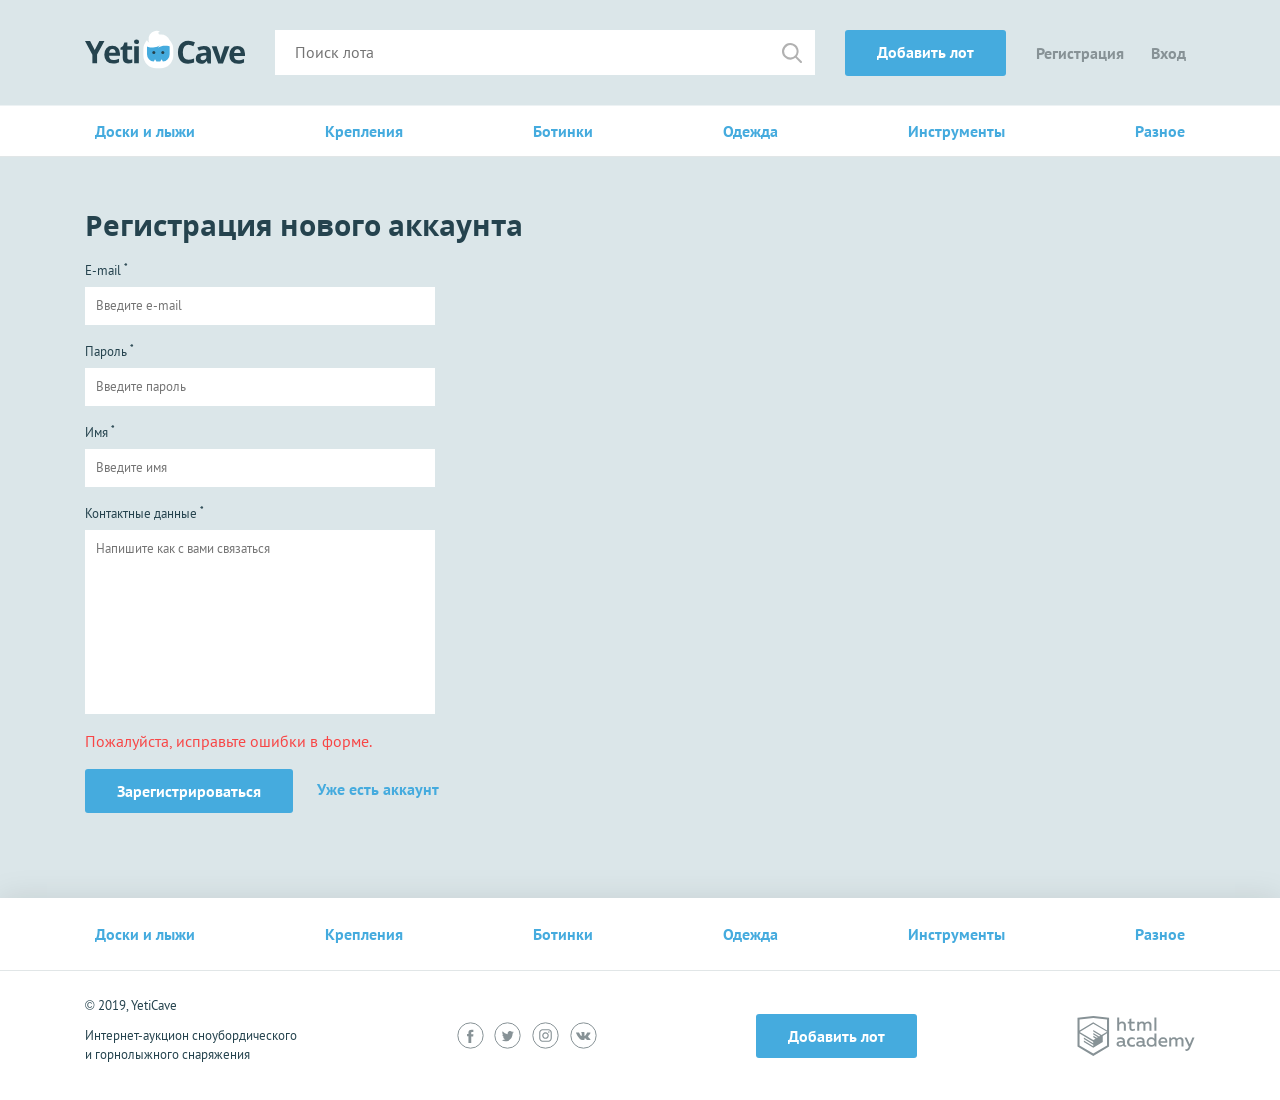
<file: pages/sign-up.html>
<!DOCTYPE html>
<html lang="ru">
<head>
  <meta charset="UTF-8">
  <title>Регистрация</title>
  <link href="../css/normalize.min.css" rel="stylesheet">
  <link href="../css/style.css" rel="stylesheet">
</head>
<body>

<div class="page-wrapper">

  <header class="main-header">
    <div class="main-header__container container">
      <h1 class="visually-hidden">YetiCave</h1>
      <a class="main-header__logo" href="index.html">
        <img src="../img/logo.svg" width="160" height="39" alt="Логотип компании YetiCave">
      </a>
      <form class="main-header__search" method="get" action="https://echo.htmlacademy.ru" autocomplete="off">
        <input type="search" name="search" placeholder="Поиск лота">
        <input class="main-header__search-btn" type="submit" name="find" value="Найти">
      </form>
      <a class="main-header__add-lot button" href="add-lot.html">Добавить лот</a>
      <nav class="user-menu">
        <ul class="user-menu__list">
          <li class="user-menu__item">
            <a href="sign-up.html">Регистрация</a>
          </li>
          <li class="user-menu__item">
            <a href="login.html">Вход</a>
          </li>
        </ul>
      </nav>
    </div>
  </header>

  <main>
    <nav class="nav">
      <ul class="nav__list container">
        <li class="nav__item">
          <a href="all-lots.html">Доски и лыжи</a>
        </li>
        <li class="nav__item">
          <a href="all-lots.html">Крепления</a>
        </li>
        <li class="nav__item">
          <a href="all-lots.html">Ботинки</a>
        </li>
        <li class="nav__item">
          <a href="all-lots.html">Одежда</a>
        </li>
        <li class="nav__item">
          <a href="all-lots.html">Инструменты</a>
        </li>
        <li class="nav__item">
          <a href="all-lots.html">Разное</a>
        </li>
      </ul>
    </nav>
    <form class="form container form--invalid" action="https://echo.htmlacademy.ru" method="post" autocomplete="off"> <!-- form
    --invalid -->
      <h2>Регистрация нового аккаунта</h2>
      <div class="form__item"> <!-- form__item--invalid -->
        <label for="email">E-mail <sup>*</sup></label>
        <input id="email" type="text" name="email" placeholder="Введите e-mail">
        <span class="form__error">Введите e-mail</span>
      </div>
      <div class="form__item">
        <label for="password">Пароль <sup>*</sup></label>
        <input id="password" type="password" name="password" placeholder="Введите пароль">
        <span class="form__error">Введите пароль</span>
      </div>
      <div class="form__item">
        <label for="name">Имя <sup>*</sup></label>
        <input id="name" type="text" name="name" placeholder="Введите имя">
        <span class="form__error">Введите имя</span>
      </div>
      <div class="form__item">
        <label for="message">Контактные данные <sup>*</sup></label>
        <textarea id="message" name="message" placeholder="Напишите как с вами связаться"></textarea>
        <span class="form__error">Напишите как с вами связаться</span>
      </div>
      <span class="form__error form__error--bottom">Пожалуйста, исправьте ошибки в форме.</span>
      <button type="submit" class="button">Зарегистрироваться</button>
      <a class="text-link" href="#">Уже есть аккаунт</a>
    </form>
  </main>

</div>

<footer class="main-footer">
  <nav class="nav">
    <ul class="nav__list container">
      <li class="nav__item">
        <a href="all-lots.html">Доски и лыжи</a>
      </li>
      <li class="nav__item">
        <a href="all-lots.html">Крепления</a>
      </li>
      <li class="nav__item">
        <a href="all-lots.html">Ботинки</a>
      </li>
      <li class="nav__item">
        <a href="all-lots.html">Одежда</a>
      </li>
      <li class="nav__item">
        <a href="all-lots.html">Инструменты</a>
      </li>
      <li class="nav__item">
        <a href="all-lots.html">Разное</a>
      </li>
    </ul>
  </nav>
  <div class="main-footer__bottom container">
    <div class="main-footer__copyright">
      <p>© 2019, YetiCave</p>
      <p>Интернет-аукцион сноубордического и горнолыжного снаряжения</p>
    </div>
    <div class="main-footer__social social">
      <span class="visually-hidden">Мы в соцсетях:</span>
      <a class="social__link social__link--facebook" href="#">
        <span class="visually-hidden">Facebook</span>
        <svg width="27" height="27" viewBox="0 0 27 27" xmlns="http://www.w3.org/2000/svg"><circle stroke="#879296" fill="none" cx="13.5" cy="13.5" r="12.667"/><path fill="#879296" d="M14.26 20.983h-2.816v-6.626H10.04v-2.28h1.404v-1.364c0-1.862.79-2.922 3.04-2.922h1.87v2.28h-1.17c-.876 0-.972.322-.972.916v1.14h2.212l-.245 2.28h-1.92v6.625z"/></svg>
      </a>
      <span class="visually-hidden">,</span>
      <a class="social__link social__link--twitter" href="#">
        <span class="visually-hidden">Twitter</span>
        <svg width="27" height="27" viewBox="0 0 27 27" xmlns="http://www.w3.org/2000/svg"><circle stroke="#879296" fill="none" cx="13.5" cy="13.5" r="12.687"/><path fill="#879296" d="M18.38 10.572c.525-.336.913-.848 1.092-1.445-.485.305-1.02.52-1.58.635-.458-.525-1.12-.827-1.816-.83-1.388.063-2.473 1.226-2.44 2.615-.002.2.02.4.06.596-2.017-.144-3.87-1.16-5.076-2.78-.22.403-.335.856-.332 1.315-.01.865.403 1.68 1.104 2.188-.397-.016-.782-.13-1.123-.333-.03 1.207.78 2.272 1.95 2.567-.21.06-.43.09-.653.088-.155.015-.313.015-.47 0 .3 1.045 1.238 1.777 2.324 1.815-.864.724-1.956 1.12-3.083 1.122-.198.013-.397.013-.595 0 1.12.767 2.447 1.18 3.805 1.182 4.57 0 7.066-3.992 7.066-7.456v-.34c.49-.375.912-.835 1.24-1.357-.465.218-.963.36-1.473.42z"/></svg>
      </a>
      <span class="visually-hidden">,</span>
      <a class="social__link social__link--instagram" href="#">
        <span class="visually-hidden">Instagram</span>
        <svg width="27" height="27" viewBox="0 0 27 27" xmlns="http://www.w3.org/2000/svg"><circle stroke="#879296" fill="none" cx="13.5" cy="13.5" r="12.687"/><path fill="#879296" d="M13.5 8.3h2.567c.403.002.803.075 1.18.213.552.213.988.65 1.2 1.2.14.38.213.778.216 1.18v5.136c-.003.403-.076.803-.215 1.18-.213.552-.65.988-1.2 1.2-.378.14-.778.213-1.18.216h-5.135c-.403-.003-.802-.076-1.18-.215-.552-.214-.988-.65-1.2-1.2-.14-.38-.212-.78-.215-1.182V13.46v-2.566c.003-.403.076-.802.214-1.18.213-.552.65-.988 1.2-1.2.38-.14.778-.212 1.18-.215H13.5m0-1.143h-2.616c-.526.01-1.048.108-1.54.292-.853.33-1.527 1-1.856 1.854-.184.493-.283 1.014-.292 1.542v5.232c.01.526.108 1.048.292 1.54.33.853 1.003 1.527 1.855 1.856.493.184 1.015.283 1.54.293H16.117c.527-.01 1.048-.11 1.54-.293.854-.33 1.527-1.003 1.856-1.855.184-.493.283-1.015.293-1.54V13.46v-2.614c-.01-.528-.11-1.05-.293-1.542-.33-.853-1.002-1.525-1.855-1.855-.493-.185-1.014-.283-1.54-.293-.665.01-.89 0-2.617 0zm0 3.093c-2.51.007-4.07 2.73-2.808 4.898 1.26 2.17 4.398 2.16 5.645-.017.285-.495.434-1.058.433-1.63-.006-1.8-1.47-3.256-3.27-3.25zm0 5.378c-1.63-.007-2.64-1.777-1.82-3.185.823-1.41 2.86-1.4 3.67.017.18.316.276.675.278 1.04.006 1.177-.95 2.133-2.128 2.128zm4.118-5.524c0 .58-.626.94-1.127.65-.5-.29-.5-1.012 0-1.3.116-.067.245-.102.378-.102.418-.005.76.333.76.752z"/></svg>
      </a>
      <span class="visually-hidden">,</span>
      <a class="social__link social__link--vkontakte" href="#">
        <span class="visually-hidden">Вконтакте</span>
        <svg width="27" height="27" viewBox="0 0 27 27" xmlns="http://www.w3.org/2000/svg"><circle stroke="#879296" fill="none" cx="13.5" cy="13.5" r="12.666"/><path fill="#879296" d="M13.92 18.07c.142-.016.278-.074.39-.166.077-.107.118-.237.116-.37 0 0 0-1.13.516-1.296.517-.165 1.208 1.09 1.95 1.58.276.213.624.314.973.28h1.95s.973-.057.525-.837c-.38-.62-.865-1.17-1.432-1.626-1.208-1.1-1.043-.916.41-2.816.886-1.16 1.236-1.86 1.13-2.163-.108-.302-.76-.214-.76-.214h-2.164c-.092-.026-.19-.026-.282 0-.083.058-.15.135-.195.225-.224.57-.49 1.125-.8 1.656-.973 1.61-1.344 1.697-1.51 1.59-.37-.234-.272-.975-.272-1.433 0-1.56.243-2.202-.468-2.377-.32-.075-.647-.108-.974-.098-.604-.052-1.213.01-1.793.186-.243.116-.438.38-.32.4.245.018.474.13.642.31.152.303.225.638.214.975 0 0 .127 1.832-.302 2.056-.43.223-.692-.167-1.55-1.618-.29-.506-.547-1.03-.77-1.57-.038-.09-.098-.17-.174-.233-.1-.065-.214-.108-.332-.128H6.485s-.312 0-.42.137c-.106.135 0 .36 0 .36.87 2 2.022 3.868 3.42 5.543.923.996 2.21 1.573 3.567 1.598z"/></svg>
      </a>
    </div>
    <a class="main-footer__add-lot button" href="add-lot.html">Добавить лот</a>
    <div class="main-footer__developed-by">
      <span class="visually-hidden">Разработано:</span>
      <a class="logo-academy" href="https://htmlacademy.ru/intensive/php">
        <span class="visually-hidden">HTML Academy</span>
        <svg width="118" height="40" xmlns="http://www.w3.org/2000/svg" viewBox="0 0 117.01 40">
          <path fill="#879296"
                d="M280.33,109.39a2.14,2.14,0,0,1-.6.11.59.59,0,0,1-.66-.66v-3.24c0-2.73-1.62-4-4.18-4a11.08,11.08,0,0,0-3.47.6v1.85a8.05,8.05,0,0,1,3.26-.7c1.54,0,2.37.79,2.37,1.92v.32a12,12,0,0,0-2.36-.26c-1.88,0-4,.72-4,3,0,1.87,1.53,2.77,3.17,2.77a5.25,5.25,0,0,0,3.41-1.17,1.81,1.81,0,0,0,1.81,1.06,3.52,3.52,0,0,0,1.28-.23v-1.45Zm-3.28-.85a3.68,3.68,0,0,1-2.62,1.07c-.9,0-1.7-.45-1.7-1.34,0-1.13,1.21-1.49,2.36-1.49a10.56,10.56,0,0,1,2,.23v1.53Zm9,2.64a6.81,6.81,0,0,0,3-.62V108.7a5.44,5.44,0,0,1-2.64.7,3,3,0,1,1,0-6,4.42,4.42,0,0,1,2.51.75v-1.85a5.47,5.47,0,0,0-2.79-.7,4.69,4.69,0,0,0-5,4.84,4.57,4.57,0,0,0,4.88,4.69Zm8.29-5.8c-1.88,0-4,.72-4,3,0,1.87,1.53,2.77,3.17,2.77a5.25,5.25,0,0,0,3.41-1.17,1.81,1.81,0,0,0,1.81,1.05,3.54,3.54,0,0,0,1.28-.23v-1.45a2.13,2.13,0,0,1-.6.11.59.59,0,0,1-.66-.66v-3.24c0-2.73-1.62-4-4.18-4a11.08,11.08,0,0,0-3.47.6v1.85a8.05,8.05,0,0,1,3.26-.7c1.55,0,2.37.79,2.37,1.92v.32a12,12,0,0,0-2.36-.26Zm2.36,3.17a3.68,3.68,0,0,1-2.62,1.07c-.9,0-1.7-.45-1.7-1.34,0-1.13,1.21-1.49,2.36-1.49a10.56,10.56,0,0,1,2,.23v1.53Zm4.11-2.13a4.49,4.49,0,0,0,4.48,4.77,4.21,4.21,0,0,0,3.47-1.68v1.43h1.81V97.75h-2v5.31a4.19,4.19,0,0,0-3.26-1.41,4.49,4.49,0,0,0-4.48,4.77Zm7.73-1.11v2.2a3.15,3.15,0,0,1-2.88,1.9,3,3,0,0,1,0-6,3.16,3.16,0,0,1,2.88,1.88Zm9.12,5.88a7.75,7.75,0,0,0,3.24-.62v-1.73a6.62,6.62,0,0,1-2.86.64c-1.66,0-3.24-.68-3.47-2.3h6.8c.58-2.62-.66-5.52-4.26-5.52a4.53,4.53,0,0,0-4.58,4.77c0,3.18,2.36,4.77,5.13,4.77Zm-.45-7.86a2.13,2.13,0,0,1,2.36,2.34h-5a2.47,2.47,0,0,1,2.66-2.34Zm18.43,2v5.6h2v-5.65a3.32,3.32,0,0,0-3.43-3.64A4.48,4.48,0,0,0,331,103.1a3.09,3.09,0,0,0-2.83-1.45,4.13,4.13,0,0,0-3,1.38v-1.13h-1.79v9h2v-6.11a3.21,3.21,0,0,1,2.39-1.39,1.72,1.72,0,0,1,1.79,1.9v5.6h2v-5.65c0-.21,0-.41,0-.62a3,3,0,0,1,2.24-1.22,1.72,1.72,0,0,1,1.79,1.9Zm13-3.45h-2.11l-2.69,6.82-3.05-6.82h-2.15l4.3,9.12-.19.45c-.53,1.41-1.26,2.11-2.24,2.11a3.13,3.13,0,0,1-.92-.13v1.71a5.12,5.12,0,0,0,1.19.15c1.38,0,2.66-.79,3.64-3.15l4.24-10.27ZM273.33,89.11a3.18,3.18,0,0,1,2.53-1.51A2,2,0,0,1,278,89.77V95.1h2v-5.6a3.52,3.52,0,0,0-3.73-3.69,4.12,4.12,0,0,0-2.92,1.24V81.91h-2V95.1h2v-6Zm10.18,3.24c0,2.11,1.36,3,3.11,3a7.39,7.39,0,0,0,2.43-.4V93.2a4.87,4.87,0,0,1-1.83.36c-1.17,0-1.72-.4-1.72-1.58V87.83h3.28V86.06h-3.28V82.84l-2,.49v2.73h-1.62v1.77h1.62v4.52ZM293.38,89a3.21,3.21,0,0,1,2.39-1.39,1.72,1.72,0,0,1,1.79,1.9v5.6h2V89.45c0-.21,0-.41,0-.62a3,3,0,0,1,2.24-1.22,1.72,1.72,0,0,1,1.79,1.9v5.6h2V89.45a3.32,3.32,0,0,0-3.43-3.64A4.47,4.47,0,0,0,299,87.26a3.09,3.09,0,0,0-2.83-1.45,4.13,4.13,0,0,0-3,1.38V86.06h-1.79v9h2V89Zm15.16-7.09h2V95.1h-2Zm-61.11-1.57L231.64,82v28.95l15.79,9.4,15.79-9.4V82L247.6,80.35l-.17,0Zm13.73,29.43-13.73,8.17-13.73-8.17V97.9L247.37,106l0,1.47L238,101.93v1.43l9.41,5.66,0,1.51-9.41-5.6v1.43l9.41,5.66,9.5-5.69V104.9h0v-4.67l4.23-2.53v12.06Zm0-13.6-3.76,2.21-1.73,1-8.27-4.92v1.43l7.07,4.2-.06,0-.15.09-1,.59-5.83-3.47v1.43l4.61,2.74-1.09.73,0,0-3.48-2v1.43l2.28,1.34-2.33,1.4-13.6-8.08,13.62-8.19h0l13.79,8Zm0-1.44-13.8-8.14h0l-13.65,8.13V83.85l13.73-1.44,13.73,1.44V94.72Z"
                transform="translate(-231.64 -80.34)"/>
        </svg>
      </a>
    </div>
  </div>
</footer>

</body>
</html>
</file>
<file: css/style.css>
/* Шрифты */

@font-face {
  font-family: "Open Sans";
  src: url("../fonts/opensans-regular.woff2") format("woff2"), url("../fonts/opensans-regular.woff") format("woff");
  font-style: normal;
  font-weight: 400;
}

@font-face {
  font-family: "Open Sans";
  src: url("../fonts/opensans-bold.woff2") format("woff2"), url("../fonts/opensans-bold.woff") format("woff");
  font-style: normal;
  font-weight: 700;
}

@font-face {
  font-family: "PT Sans";
  src: url("../fonts/ptsans.woff2") format("woff2"), url("../fonts/ptsans.woff") format("woff");
  font-style: normal;
  font-weight: 400;
}

@font-face {
  font-family: "PT Sans";
  src: url("../fonts/ptsansbold.woff2") format("woff2"), url("../fonts/ptsansbold.woff") format("woff");
  font-style: normal;
  font-weight: 700;
}

/* Общее */

html,
body {
  height: 100%;
}

.page-wrapper {
  display: flex;
  flex-direction: column;
  min-height: 100%;
  margin-bottom: -202px;
}

.page-wrapper::after {
  content: "";

  display: block;
}

.page-wrapper::after {
  height: 85px;
}

main {
  margin-bottom: 202px;
}

body {
  min-width: 1140px;
  background-color: #dbe6e9;
  font-family: "PT Sans", sans-serif;
  font-weight: 400;
  font-size: 16px;
  line-height: 26px;
  color: #25434e;
}

a {
  text-decoration: none;
}

h2 {
  margin: 0;
  font-family: "Open Sans", sans-serif;
  font-size: 28px;
  line-height: 35px;
  font-weight: 700;
}

.text-link {
  font-weight: 700;
  color: #45abde;
}

.text-link:hover {
  text-decoration: underline;
}

.text-link:active {
  color: #2590c6;
}

.visually-hidden:not(:focus):not(:active),
input.visually-hidden {
  position: absolute;

  width: 1px;
  height: 1px;
  margin: -1px;
  border: 0;
  padding: 0;

  white-space: nowrap;

  clip-path: inset(100%);
  clip: rect(0 0 0 0);
  overflow: hidden;
}

.container {
  width: 1110px;
  margin: 0 auto;
  padding: 0 15px;
}

main.container {
  margin-bottom: 202px;
}

.button {
  display: block;
  padding: 9px 32px;
  background-color: #45abde;
  color: #ffffff;
  text-align: center;
  font-weight: 700;
  border: none;
  border-radius: 3px;
}

.button:hover,
.button:focus {
  background-color: #61c3f4;
}

.button:active {
  background-color: #2590c6;
}

.button:disabled {
  background-color: #45abde;
  opacity: 0.2;
}

.rub {
  display: inline-block;
  width: 12px;
  height: 13px;
  margin-left: 4px;
  font-size: 0;
  vertical-align: baseline;
  background: url("../img/rub.svg") 0 0 no-repeat;
}

/* Хедер */

.main-header {
  padding: 30px 0 29px;
  border-bottom: 1px solid rgba(255, 255, 255, 0.5);
}

.main-header__container {
  display: -webkit-flex;
  display: -ms-flexbox;
  display: flex;
  -webkit-justify-content: flex-start;
  -ms-flex-pack: start;
  justify-content: flex-start;
}

.main-header__logo {
  display: block;
  margin-right: 30px;
}

.main-header__search {
  position: relative;
  width: 540px;
  margin-right: 30px;
}

.main-header__search input[type="search"] {
  width: 100%;
  padding: 8px 19px 9px 19px;
  border: 1px solid #ffffff;
}

.main-header__search input[type="search"]:focus {
  border-color: #45abde;
}

.main-header__search-btn {
  content: "";
  position: absolute;
  top: 3px;
  right: 3px;
  width: 20px;
  height: 20px;
  padding: 20px;
  background: url("../img/search.svg") center no-repeat;
  opacity: 0.3;
  border: 0;
  font-size: 0;
}

.main-header__search-btn:hover {
  opacity: 0.4;
}

.main-header__search input[type="search"]:hover + .main-header__search-btn {
  opacity: 0.4;
}

.main-header__add-lot {
  max-width: 160px;
  margin-right: 30px;
}

.user-menu__list {
  display: -webkit-flex;
  display: -ms-flexbox;
  display: flex;
  -webkit-justify-content: space-between;
  -ms-flex-pack: justify;
  justify-content: space-between;
  -webkit-flex-wrap: wrap;
  -ms-flex-wrap: wrap;
  flex-wrap: wrap;
  width: 150px;
  margin: 0;
  margin-top: 10px;
  padding: 0;
  list-style: none;
}

.user-menu__item a {
  color: #879296;
  font-weight: 700;
}

.user-menu__item a:hover {
  text-decoration: underline;
}

.user-menu__item a:active {
  color: #727b7f;
}

/**/

.user-menu {
  display: -webkit-flex;
  display: -ms-flexbox;
  display: flex;
}

.user-menu__logged {
  color: #879296;
  line-height: 22px;
}

.user-menu__logged p {
  font-weight: 700;
  margin: 0;
}

.user-menu__logged a {
  color: #879296;
  font-size: 13px;
  font-weight: 400;
  float: left;
}

.user-menu__logged a:last-child {
  margin-left: 20px;
}

.user-menu__logged a:hover {
  text-decoration: underline;
}

.user-menu__logged a:active {
  color: #727b7f;
}

/* Футер */

.main-footer {
  background-color: #ffffff;
  box-shadow: 0 0 30px 0 rgba(0, 0, 0, 0.1);
}

.main-footer__bottom {
  display: -webkit-flex;
  display: -ms-flexbox;
  display: flex;
  -webkit-justify-content: space-between;
  -ms-flex-pack: justify;
  justify-content: space-between;
  -webkit-align-items: center;
  -ms-flex-align: center;
  align-items: center;
  padding: 25px 0;
}

.main-footer__copyright {
  max-width: 212px;
}

.main-footer__copyright p {
  margin: 0;
  margin-bottom: 11px;
  font-size: 13px;
  line-height: 19px;
}

.main-footer__social {
  width: 140px;
}

.social {
  display: -webkit-flex;
  display: -ms-flexbox;
  display: flex;
  -webkit-justify-content: space-between;
  -ms-flex-pack: justify;
  justify-content: space-between;
  -webkit-flex-wrap: wrap;
  -ms-flex-wrap: wrap;
  flex-wrap: wrap;
}

.social__link {
  width: 27px;
  height: 27px;
}

.social__link:hover path {
  fill: #45abde;
}

.social__link:active path {
  fill: #2590c6;
}

.social__link:hover circle {
  stroke: #45abde;
}

.social__link:active circle {
  stroke: #2590c6;
}

.logo-academy {
  display: block;
  width: 118px;
  height: 40px;
}

.logo-academy:hover path {
  fill: #45abde;
}

.logo-academy:active path {
  fill: #2590c6;
}

/* Навигация */

.nav {
  background-color: #ffffff;
  border-bottom: 1px solid #e1e6e7;
}

.nav__list {
  display: -webkit-flex;
  display: -ms-flexbox;
  display: flex;
  -webkit-justify-content: space-between;
  -ms-flex-pack: justify;
  justify-content: space-between;
  -webkit-flex-wrap: wrap;
  -ms-flex-wrap: wrap;
  flex-wrap: wrap;
  list-style: none;
}

.nav__item a {
  position: relative;
  display: block;
  padding: 12px 10px;
  font-weight: 700;
  color: #45abde;
}

.nav__item a::before {
  content: "";
  display: none;
  position: absolute;
  bottom: 0;
  width: calc(100% - 20px);
  height: 3px;
  background-color: #e2e5e6;
}

.nav__item a:hover::before {
  display: block;
}

.nav__item a:active {
  color: #2590c6;
}

.nav__item--current a {
  color: rgba(37, 67, 78, 0.6);
}

.nav__item--current a::before {
  display: block;
  background-color: #45abde;
}

.main-footer .nav__item a {
  padding: 23px 10px;
}

/* Главная. Промо блок */

.promo {
  padding: 58px 0 35px;
  background: url("../img/promo-bg.png") 3px 17px no-repeat;
}

.promo__title {
  margin: 0;
  margin-bottom: 18px;
  font-family: "Open Sans", sans-serif;
  font-size: 48px;
  line-height: 53px;
  font-weight: 700;
}

.promo__text {
  max-width: 570px;
  margin: 0;
  margin-bottom: 43px;
  font-family: "Open Sans", sans-serif;
  font-size: 18px;
  line-height: 28px;
  font-weight: 400;
}

.promo__list {
  position: relative;
  display: -webkit-flex;
  display: -ms-flexbox;
  display: flex;
  -webkit-flex-wrap: wrap;
  -ms-flex-wrap: wrap;
  flex-wrap: wrap;
  width: 542px;
  padding: 0;
  margin: 0;
  list-style: none;
}

.promo__link:nth-child(1),
.promo__link:nth-child(2),
.promo__link:nth-child(3) {
  border-bottom: 1px solid #dbe6e9;
}

.promo__link:nth-child(1),
.promo__link:nth-child(2),
.promo__link:nth-child(4),
.promo__link:nth-child(5) {
  border-right: 1px solid #dbe6e9;
}

.promo__link {
  position: relative;
  display: block;
  width: 180px;
  height: 70px;
  padding: 12px 20px;
  background-color: #ffffff;
  color: #45abde;
  font-weight: 700;
  box-sizing: border-box;
  background-repeat: no-repeat;
}

.promo__item--boards .promo__link {
  background-image: url("../img/category-1.jpg");
  background-position: 146px 8px;
}

.promo__item--attachment .promo__link {
  background-image: url("../img/category-2.jpg");
  background-position: 133px 12px;
}

.promo__item--boots .promo__link {
  background-image: url("../img/category-3.jpg");
  background-position: 144px 14px;
}

.promo__item--clothing .promo__link {
  background-image: url("../img/category-4.jpg");
  background-position: 127px 12px;
}

.promo__item--tools .promo__link {
  background-image: url("../img/category-5.jpg");
  background-position: 123px 13px;
}

.promo__item--other .promo__link {
  background-image: url("../img/category-6.jpg");
  background-position: 132px 2px;
}

.promo__link:hover,
.promo__link:focus {
  -webkit-transform: scale(1.05);
  -ms-transform: scale(1.05);
  transform: scale(1.05);
  border: none;
  z-index: 2;
  box-shadow: 0 0 5px 5px rgba(0, 0, 0, 0.03);
}

/* Список лотов */

.lots {
  padding-top: 50px;
}

.lots__header {
  display: -webkit-flex;
  display: -ms-flexbox;
  display: flex;
  -webkit-justify-content: space-between;
  -ms-flex-pack: justify;
  justify-content: space-between;
}

.lots h2 {
  padding-bottom: 42px;
}

.lots__select {
  -webkit-align-self: flex-start;
  -ms-flex-item-align: start;
  align-self: flex-start;
  width: 179px;
  font-size: 13px;
  color: #879296;
  padding: 8px 18px 5px;
  border: 1px solid #ffffff;
  box-sizing: border-box;
  border-radius: 0;
  -webkit-appearance: none;
  -moz-appearance: none;
  appearance: none;
  background: #ffffff url("../img/dropdown.svg") 157px 18px no-repeat;
}

.lots__select:focus {
  border-color: #45abde;
}

.lots__list {
  display: -webkit-flex;
  display: -ms-flexbox;
  display: flex;
  -webkit-flex-wrap: wrap;
  -ms-flex-wrap: wrap;
  flex-wrap: wrap;
  -webkit-justify-content: space-between;
  -ms-flex-pack: justify;
  justify-content: space-between;
  margin: 0;
  padding: 0;
  list-style: none;
}

.lots__item {
  width: 350px;
}

.lot {
  margin-bottom: 30px;
  background-color: #ffffff;
}

.lot__image {
  width: 350px;
  height: 261px;
  border-bottom: 1px solid #e1e6e7;
}

.lot__image img {
  width: 100%;
  height: 100%;
}

.lot__info {
  padding: 22px 30px 30px;
}

.lot__category {
  font-size: 13px;
  color: #879296;
}

.lot__title {
  min-height: 48px;
  margin: 0;
  margin-bottom: 15px;
  font-family: "Open Sans", sans-serif;
  font-size: 18px;
  line-height: 24px;
  font-weight: 700;
}

.lot__state {
  display: -webkit-flex;
  display: -ms-flexbox;
  display: flex;
  -webkit-justify-content: space-between;
  -ms-flex-pack: justify;
  justify-content: space-between;
}

.lot__amount {
  font-size: 13px;
}

.lot__cost {
  display: block;
  font-family: "Open Sans", sans-serif;
  font-size: 28px;
  line-height: 28px;
  font-weight: 700;
}

.lot__timer {
  -webkit-align-self: flex-end;
  -ms-flex-item-align: end;
  align-self: flex-end;
}

.timer {
  position: relative;
  padding: 6px 8px 5px 25px;
  background-color: #879296;
  font-size: 13px;
  line-height: 18px;
  color: #ffffff;
  border-radius: 2px;
}

.timer::before {
  content: "";
  position: absolute;
  top: 8px;
  left: 9px;
  width: 12px;
  height: 12px;
  background: url("../img/timer.svg") 0 0 no-repeat;
}

.timer--finishing {
  background-color: #f84646;
}

.timer--win {
  padding: 6px 8px 5px 8px;
  background-color: #ffffff;
  color: #25434e;
}

.timer--end {
  padding: 6px 8px 5px 8px;
}

.timer--win::before,
.timer--end::before {
  display: none;
}

/* Пагинация */

.pagination-list {
  display: -webkit-flex;
  display: -ms-flexbox;
  display: flex;
  margin: 0;
  padding: 22px 20px;
  list-style: none;
  text-align: center;
  font-size: 16px;
  font-weight: 700;
  background-color: #ffffff;
}

.pagination-item {
  margin-right: 5px;
}

.pagination-item a {
  color: #879296;
  padding: 5px 10px;
}

.pagination-item a:hover {
  color: #45abde;
}

.pagination-item a:active {
  color: #2590c6;
}

.pagination-item-prev {
  margin-right: auto;
}

.pagination-item-next {
  margin-left: auto;
  margin-right: 0;
}

.pagination-item-active a {
  color: #25434e;
  background-color: rgba(135, 146, 150, 0.1);
}

.pagination-item-active a:hover {
  color: #25434e;
}

.pagination-item-active a:active {
  color: #25434e;
}

/* Форма Регистрация + Добавление лота */

.form {
  padding-top: 51px;
}

.form h2 {
  padding-bottom: 15px;
}

.form__item {
  width: 350px;
  margin: 0;
  margin-bottom: 14px;
  font-size: 13px;
}

.form__item label {
  display: block;
  margin-bottom: 3px;
}

.form__item input,
.form__item textarea {
  display: block;
  width: 100%;
  padding: 5px 10px;
  border: 1px solid #ffffff;
  box-sizing: border-box;
}

.form__item textarea {
  min-height: 184px;
  resize: none;
}

.form__item input:focus,
.form__item textarea:focus {
  border-color: #45abde;
}

.form__item--small {
  width: 160px
}

.form__item--wide {
  width: 730px;
}

.form__item--last {
  margin-bottom: 65px;
}

.form .button {
  display: inline-block;
  vertical-align: middle;
  margin-right: 20px;
}

.form__item select {
  display: block;
  width: 350px;
  padding: 5px 10px;
  border: 1px solid #ffffff;
  box-sizing: border-box;
  border-radius: 0;
  -webkit-appearance: none;
  -moz-appearance: none;
  appearance: none;
  background: #ffffff url("../img/dropdown.svg") 328px 16px no-repeat;
}

.form__item select:focus {
  border-color: #45abde;
}

.form__container-two,
.form__container-three {
  display: -webkit-flex;
  display: -ms-flexbox;
  display: flex;
  -webkit-justify-content: space-between;
  -ms-flex-pack: justify;
  justify-content: space-between;
  width: 730px;
}

.form__container-three {
  margin-bottom: 25px;
}

.form__input-date {
  background: #ffffff url("../img/date.svg") 326px 12px no-repeat;
}

.form__error {
  display: none;
  font-size: 11px;
  color: #f84646;
}

input:invalid .form__error{
  display: block;
}

.form__error--bottom {
  display: none;
  margin-bottom: 15px;
  font-size: 16px;
}

.form--invalid .form__error--bottom {
  display: block;
}

.form__item--invalid .form__error {
  display: block;
}

.form__item--invalid textarea,
.form__item--invalid input {
  background: #ffffff url("../img/error.svg") 97% 11px no-repeat;
  border-color: #f84646;
}

.form__item--invalid select {
  background: #ffffff url("../img/error.svg") 322px 11px no-repeat;
  border-color: #f84646;
}

.form__item--small.form__item--invalid input {
  background: #ffffff url("../img/error.svg") 94% 11px no-repeat;
}

.form__item--wide.form__item--invalid textarea {
  background: #ffffff url("../img/error.svg") 702px 11px no-repeat;
}

.form__input-file {
  display: inline-block;
}

.form__input-file input {
  display: inline-block;
  width: 250px;
  box-sizing: border-box;
}

.form__input-file input:active, .form__input-file input:focus {
  outline: none;
  border-color: #fff;
}

.form__input-file label {
  display: inline-block;
  width: 95px;
  box-sizing: border-box;
  margin: 0 0 0 -4px;
  padding: 7px 0 8px 5px;
  border: 1px solid #fff;
  background: #fff;
  text-align: center;
  cursor: pointer;
}

.form__input-file:hover label {
  background-color: #45abde;
  color: #fff;
}

/* Страница лота */

.lot-item {
  padding-top: 50px;
}

.lot-item h2 {
  padding-bottom: 25px;
}

.lot-item__content {
  display: -webkit-flex;
  display: -ms-flexbox;
  display: flex;
  -webkit-justify-content: space-between;
  -ms-flex-pack: justify;
  justify-content: space-between;
}

.lot-item__left {
  width: 730px;
}

.lot-item__right {
  width: 350px;
}

.lot-item__image {
  position: relative;
  width: 730px;
  height: 550px;
  text-align: center;
  background-color: #ffffff;
  overflow: hidden;
}

.lot-item__image img {
  position: absolute;
  left: 50%;
  top: 50%;
  display: block;
  -webkit-transform: translate(-50%, -50%);
  -ms-transform: translate(-50%, -50%);
  transform: translate(-50%, -50%);
}

.lot-item__category {
  margin: 20px 0 12px;
  font-size: 13px;
}

.lot-item__category span {
  color: #879296;
}

.lot-item__description {
  margin: 0;
  font-weight: 400;
}

.lot-item__state {
  padding: 30px;
  background-color: #ffffff;
}

.lot-item__timer {
  -webkit-align-self: flex-end;
  -ms-flex-item-align: end;
  align-self: flex-end;
  width: 80px;
  margin-bottom: 19px;
  box-sizing: border-box;
}

.lot-item__cost-state {
  display: -webkit-flex;
  display: -ms-flexbox;
  display: flex;
  -webkit-justify-content: space-between;
  -ms-flex-pack: justify;
  justify-content: space-between;
}

.lot-item__amount {
  font-size: 13px;
}

.lot-item__cost {
  display: block;
  margin-top: -5px;
  font-family: "Open Sans", sans-serif;
  font-size: 28px;
  line-height: 31px;
  font-weight: 700;
}

.lot-item__min-cost {
  -webkit-align-self: flex-end;
  -ms-flex-item-align: end;
  align-self: flex-end;
}

.lot-item__form {
  display: -webkit-flex;
  display: -ms-flexbox;
  display: flex;
  -webkit-justify-content: space-between;
  -ms-flex-pack: justify;
  justify-content: space-between;
  margin-top: 17px;
}

.lot-item__form-item {
  margin: 0;
}

.lot-item__form-item label {
  display: block;
  font-size: 13px;
  line-height: 21px;
}

.lot-item__form-item input {
  display: block;
  width: 130px;
  padding: 5px 7px;
  font-size: 13px;
  box-sizing: border-box;
  border: 1px solid #e1e6e7;
  border-radius: 3px;
}

.lot-item__form-item input:focus {
  border-color: #45abde;
}

.lot-item__form .button {
  -webkit-align-self: flex-end;
  -ms-flex-item-align: end;
  align-self: flex-end;
  padding: 6px 20px 7px;
  height: 38px;
}

/* История ставок */

.history {
  margin-top: 34px;
}

.history h3 {
  margin: 0;
  margin-bottom: 13px;
  font-size: 16px;
  font-weight: 700;
}

.history__item {
  display: -webkit-flex;
  display: -ms-flexbox;
  display: flex;
  -webkit-justify-content: space-between;
  -ms-flex-pack: justify;
  justify-content: space-between;
  padding: 6px 20px;
  min-width: 310px;
  background-color: #ffffff;
  border-bottom: 1px solid #dbe6e9;
  font-size: 13px;
  font-weight: 400;
}

.history__item td {
  display: block;
  width: 33%;
  max-width: 110px;
  word-wrap: break-word;
}

.history__item:last-child {
  border-bottom: none;
}

.history__name {
  font-weight: 700;
}

/* Мои ставки */

.rates {
  padding-top: 50px;
}

.rates h2 {
  padding-bottom: 24px;
}

.rates__list {
  width: 100%;
}

.rates__item td {
  display: block;
}

.rates__item {
  display: -webkit-flex;
  display: -ms-flexbox;
  display: flex;
  -webkit-justify-content: space-between;
  -ms-flex-pack: justify;
  justify-content: space-between;
  -webkit-align-items: center;
  -ms-flex-align: center;
  align-items: center;
  padding: 18px 10px;
  border-top: 1px solid #ffffff;
}

.rates__item:last-child {
  border-bottom: 1px solid #ffffff;
}

.rates__item .rates__info {
  display: -webkit-flex;
  display: -ms-flexbox;
  display: flex;
  -webkit-justify-content: flex-start;
  -ms-flex-pack: start;
  justify-content: flex-start;
  -webkit-align-items: center;
  -ms-flex-align: center;
  align-items: center;
  width: 460px;
}

.rates__info p {
  margin: 0;
  font-size: 13px;
  line-height: 13px;
}

.rates__img {
  width: 54px;
  height: 40px;
  margin-right: 8px;
}

.rates__img img {
  width: 100%;
  height: 100%;
}

.rates__title {
  margin: 0;
  font-size: 16px;
  font-weight: 700;
}

.rates__title a {
  color: #45abde;
}

.rates__title a:hover {
  text-decoration: underline;
}

.rates__title a:active {
  color: #2590c6;
}

.rates__category {
  width: 160px;
  font-size: 13px;
  font-weight: 400;
  color: #879296;
}

.rates__timer {
  width: 198px;
}

.rates__timer .timer {
  width: 82px;
  box-sizing: border-box;
}

.rates__timer .timer--win {
  width: 112px;
  box-sizing: border-box;
}

.rates__timer .timer--end {
  width: 107px;
  box-sizing: border-box;
}

.rates__price {
  width: 135px;
  font-size: 13px;
  font-weight: 700;
}

.rates__time {
  font-size: 13px;
  min-width: 130px;
}

.rates__item--win {
  background-color: #45abde;
}

.rates__item--win .rates__title a,
.rates__item--win .rates__category,
.rates__item--win .rates__price,
.rates__item--win .rates__time {
  color: #ffffff;
}

.rates__item--end {
  opacity: 0.4;
}
</file>
